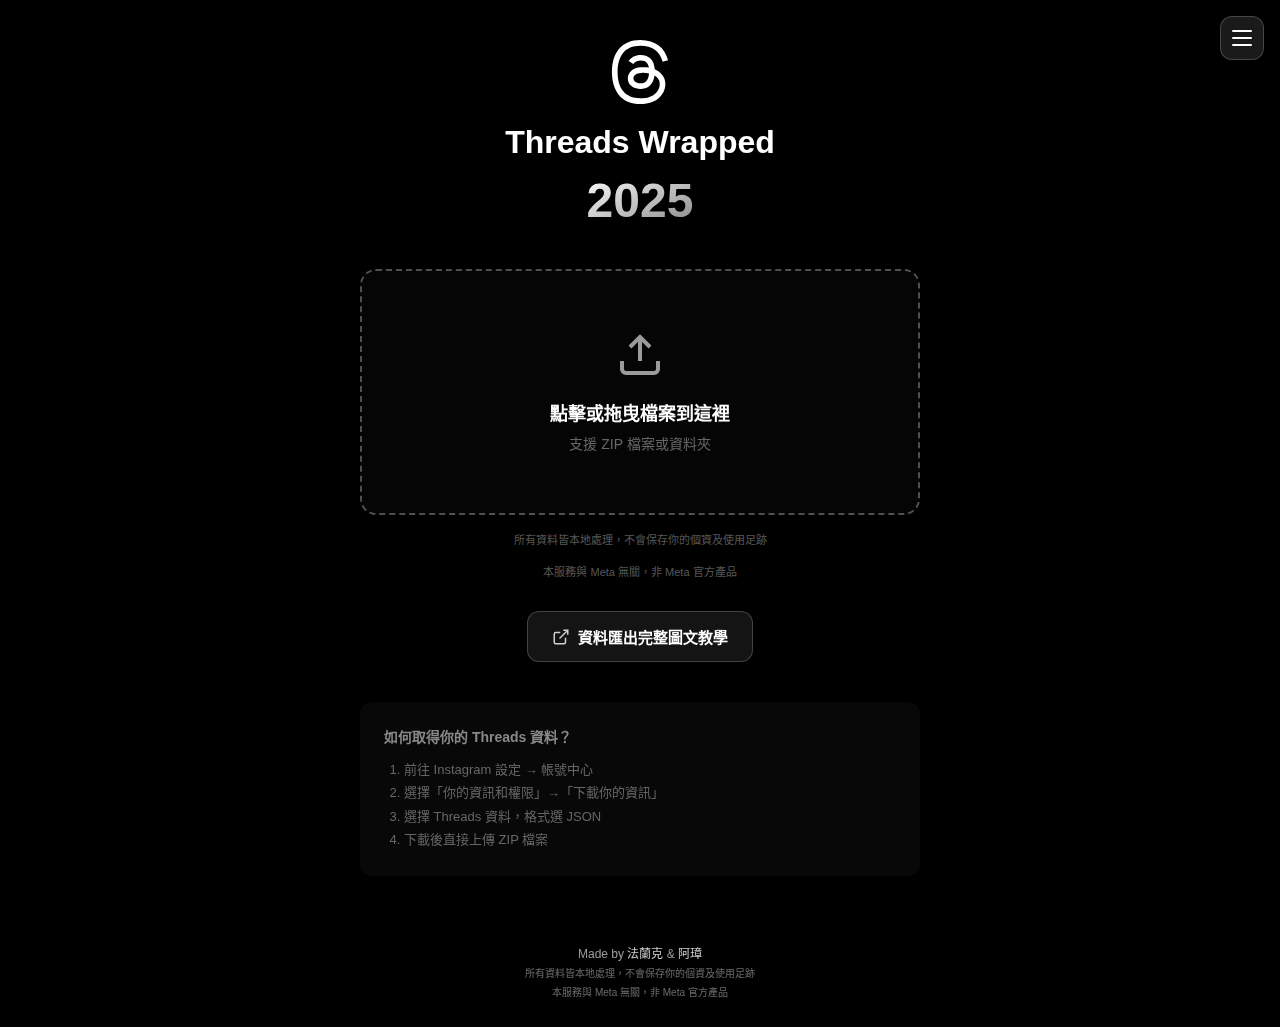
<file: index.html>
<!DOCTYPE html>
<html lang="zh-TW">

<head>
  <meta charset="UTF-8">
  <meta name="viewport" content="width=device-width, initial-scale=1.0">
  <title>Threads Wrapped - 你的 Threads 年度回顧報告 | 年終統計</title>

  <!-- SEO Meta -->
  <meta name="description" content="回顧你的 Threads 年度精彩時刻，查看發文統計、互動數據與個人化年度報告。免費開源工具，100% 本地處理，保護隱私。">
  <meta name="keywords" content="Threads Wrapped, threads wrapped, threads-wrapped, Threads 年終回顧, Threads 年度回顧, Threads Wrapped 2025, Threads 統計分析, Threads 數據分析, 社群媒體年度回顧, Threads analytics, Threads year in review, Threads stats 2025, Meta Threads 回顧, Threads 年度報告, Threads data export, Threads 發文統計">
  <meta name="author" content="法蘭克 & 阿璋">
  <meta name="theme-color" content="#000000">
  <meta name="robots" content="index, follow">
  <link rel="canonical" href="https://threads-wrapped.frankchen.tw/">

  <!-- Favicon -->
  <link rel="icon" type="image/svg+xml" href="images/favicon.svg">
  <link rel="icon" type="image/png" sizes="32x32" href="images/threads-logo-white.svg">
  <link rel="apple-touch-icon" href="images/threads-logo-white.svg">

  <meta http-equiv="Content-Security-Policy" content="
    default-src 'self';
    script-src 'self' https://unpkg.com blob:;
    worker-src 'self' blob:;
    base-uri 'self';
    style-src 'self' https://fonts.googleapis.com 'unsafe-hashes' 'sha256-B+5oazzinxEHD17c1vDaA2WeZ77PunZlDBxrWsB5hHo=' 'sha256-b8XaKfgUkyaYZtR3V98fY4gZbWr3+FMLkF4OtrRZro4=';
    font-src 'self' https://fonts.gstatic.com;
    img-src 'self' data: https://threads-wrapped.frankchen.tw blob:;
    connect-src 'self' https://unpkg.com;
    form-action 'self';
    upgrade-insecure-requests;
  ">

  <!-- Open Graph -->
  <meta property="og:title" content="Threads Wrapped - 你的 Threads 年度回顧報告">
  <meta property="og:description" content="回顧你的 Threads 年度精彩時刻，查看發文統計、互動數據與個人化年度報告。免費開源工具，100% 本地處理。">
  <meta property="og:type" content="website">
  <meta property="og:url" content="https://threads-wrapped.frankchen.tw/">
  <meta property="og:image" content="https://threads-wrapped.frankchen.tw/images/threads-wrapped_cover.webp">
  <meta property="og:image:width" content="1200">
  <meta property="og:image:height" content="630">
  <meta property="og:image:alt" content="Threads Wrapped - 你的 Threads 年度回顧">
  <meta property="og:locale" content="zh_TW">
  <meta property="og:site_name" content="Threads Wrapped">

  <!-- Twitter Card -->
  <meta name="twitter:card" content="summary_large_image">
  <meta name="twitter:title" content="Threads Wrapped - 你的 Threads 年度回顧報告">
  <meta name="twitter:description" content="回顧你的 Threads 年度精彩時刻，查看發文統計、互動數據與個人化報告">
  <meta name="twitter:image" content="https://threads-wrapped.frankchen.tw/images/threads-wrapped_cover.webp">
  <meta name="twitter:image:alt" content="Threads Wrapped - 你的 Threads 年度回顧">

  <!-- Preconnect for Performance -->
  <link rel="preconnect" href="https://fonts.googleapis.com">
  <link rel="preconnect" href="https://fonts.gstatic.com" crossorigin>
  <link rel="preconnect" href="https://unpkg.com">
  <link rel="dns-prefetch" href="https://fonts.googleapis.com">
  <link rel="dns-prefetch" href="https://unpkg.com">

  <!-- Preload Critical Resources -->
  <link rel="preload" href="css/global.css" as="style">
  <link rel="preload" href="css/upload.css" as="style">
  <link rel="preload" href="images/threads-logo-white.svg" as="image" type="image/svg+xml">

  <!-- JSON-LD Structured Data -->
  <script type="application/ld+json">
  {
    "@context": "https://schema.org",
    "@type": "WebApplication",
    "name": "Threads Wrapped",
    "alternateName": ["Threads 年終回顧", "Threads 年度回顧"],
    "description": "回顧你的 Threads 年度精彩時刻，查看發文統計、互動數據與個人化年度報告。免費開源工具，100% 本地處理，保護隱私。",
    "url": "https://threads-wrapped.frankchen.tw/",
    "applicationCategory": "SocialNetworkingApplication",
    "operatingSystem": "Web Browser",
    "browserRequirements": "Requires JavaScript. Requires HTML5.",
    "softwareVersion": "2025",
    "offers": {
      "@type": "Offer",
      "price": "0",
      "priceCurrency": "TWD"
    },
    "author": {
      "@type": "Organization",
      "name": "法蘭克 & 阿璋",
      "url": "https://www.frankchen.tw/"
    },
    "creator": [
      {
        "@type": "Person",
        "name": "法蘭克",
        "url": "https://www.threads.com/@frankchen.tw"
      },
      {
        "@type": "Person",
        "name": "阿璋",
        "url": "https://www.threads.com/@azlife_1224"
      }
    ],
    "inLanguage": "zh-TW",
    "isAccessibleForFree": true,
    "featureList": [
      "年度發文統計",
      "互動數據分析",
      "熱門關鍵字提取",
      "Emoji 使用統計",
      "連續發文紀錄",
      "粉絲成長趨勢",
      "個人化報告生成"
    ],
    "screenshot": "https://threads-wrapped.frankchen.tw/images/threads-wrapped_cover.webp"
  }
  </script>

  <link href="https://fonts.googleapis.com/css2?family=Inter:wght@400;500;600;700;800&display=swap" rel="stylesheet">
  <link rel="stylesheet" href="css/global.css">
  <link rel="stylesheet" href="css/upload.css">
</head>

<body>
  <!-- 漢堡選單 -->
  <nav class="hamburger-nav" aria-label="主要導航">
    <button class="hamburger-btn" id="hamburger-btn" aria-label="開啟選單" aria-expanded="false" aria-controls="nav-menu">
      <span aria-hidden="true"></span>
      <span aria-hidden="true"></span>
      <span aria-hidden="true"></span>
    </button>
    <div class="nav-menu" id="nav-menu" role="menu" aria-hidden="true">
      <a href="index.html" role="menuitem" aria-current="page">首頁</a>
      <a href="about.html" role="menuitem">關於</a>
      <a href="privacy.html" role="menuitem">隱私政策</a>
      <a href="faq.html" role="menuitem">常見問題</a>
      <a href="https://www.frankchen.tw" target="_blank" rel="noopener" role="menuitem">我的部落格</a>
    </div>
  </nav>

  <!-- 上傳頁面 -->
  <div id="upload-page" class="page active">
    <div class="upload-container">
      <div class="logo-header fade-in">
        <img class="threads-logo" src="images/threads-logo-white.svg" alt="Threads">
        <h1>Threads Wrapped</h1>
        <svg class="year-svg-header" viewBox="0 0 150 60" xmlns="http://www.w3.org/2000/svg">
          <defs>
            <linearGradient id="yearGradientHeader" x1="0%" y1="0%" x2="100%" y2="100%">
              <stop offset="0%" stop-color="#FFFFFF" />
              <stop offset="100%" stop-color="#888888" />
            </linearGradient>
          </defs>
          <text x="50%" y="48" text-anchor="middle" fill="url(#yearGradientHeader)" font-family="Inter, sans-serif"
            font-size="48" font-weight="800">2025</text>
        </svg>
      </div>

      <div id="drop-zone" class="drop-zone fade-in fade-in-delay-1">
        <div class="drop-zone-content">
          <svg class="upload-icon" viewBox="0 0 24 24" fill="none" stroke="currentColor" stroke-width="2">
            <path d="M21 15v4a2 2 0 0 1-2 2H5a2 2 0 0 1-2-2v-4" />
            <polyline points="17 8 12 3 7 8" />
            <line x1="12" y1="3" x2="12" y2="15" />
          </svg>
          <p class="drop-text">點擊或拖曳檔案到這裡</p>
          <p class="drop-subtext">支援 ZIP 檔案或資料夾</p>
        </div>
      </div>

      <input type="file" id="zip-input" accept=".zip,application/zip,application/x-zip-compressed" hidden>
      <input type="file" id="folder-input" webkitdirectory directory multiple hidden>

      <p class="upload-disclaimer">所有資料皆本地處理，不會保存你的個資及使用足跡</p>
      <p class="upload-disclaimer">本服務與 Meta 無關，非 Meta 官方產品</p>

      <!-- 上傳類型選擇彈窗 -->
      <div id="upload-modal" class="upload-modal">
        <div class="upload-modal-content">
          <p class="upload-modal-title">選擇上傳方式</p>
          <button id="modal-btn-zip" class="upload-modal-btn upload-modal-btn-primary">
            <svg viewBox="0 0 24 24" fill="none" stroke="currentColor" stroke-width="2">
              <path d="M21 15v4a2 2 0 0 1-2 2H5a2 2 0 0 1-2-2v-4" />
              <polyline points="17 8 12 3 7 8" />
              <line x1="12" y1="3" x2="12" y2="15" />
            </svg>
            <span>ZIP 檔案</span>
            <span class="upload-modal-desc">上傳下載的壓縮檔</span>
          </button>
          <button id="modal-btn-folder" class="upload-modal-btn">
            <svg viewBox="0 0 24 24" fill="none" stroke="currentColor" stroke-width="2">
              <path d="M22 19a2 2 0 0 1-2 2H4a2 2 0 0 1-2-2V5a2 2 0 0 1 2-2h5l2 3h9a2 2 0 0 1 2 2z" />
            </svg>
            <span>資料夾</span>
            <span class="upload-modal-desc">上傳解壓縮後的資料夾</span>
          </button>
        </div>
      </div>

      <a href="https://www.frankchen.tw/threads-data-export-tutorial/" target="_blank" rel="noopener" class="tutorial-link fade-in fade-in-delay-3">
        <svg viewBox="0 0 24 24" fill="none" stroke="currentColor" stroke-width="2" width="18" height="18">
          <path d="M18 13v6a2 2 0 0 1-2 2H5a2 2 0 0 1-2-2V8a2 2 0 0 1 2-2h6" />
          <polyline points="15 3 21 3 21 9" />
          <line x1="10" y1="14" x2="21" y2="3" />
        </svg>
        資料匯出完整圖文教學
      </a>

      <div class="instructions fade-in fade-in-delay-4">
        <p>如何取得你的 Threads 資料？</p>
        <ol>
          <li>前往 Instagram 設定 → 帳號中心</li>
          <li>選擇「你的資訊和權限」→「下載你的資訊」</li>
          <li>選擇 Threads 資料，格式選 JSON</li>
          <li>下載後直接上傳 ZIP 檔案</li>
        </ol>
      </div>
    </div>
  </div>

  <!-- Loading 頁面 -->
  <div id="loading-page" class="page">
    <div class="loading-container">
      <div class="spinner"></div>
      <p id="loading-text">正在分析你的 Threads 資料...</p>
      <div class="progress-bar">
        <div id="progress-fill" class="progress-fill"></div>
      </div>
    </div>
  </div>

  <footer class="site-footer fade-in fade-in-delay-4">
    <p>Made by <a href="https://www.threads.com/@frankchen.tw" target="_blank" rel="noopener noreferrer">法蘭克</a> & <a
        href="https://www.threads.com/@azlife_1224" target="_blank" rel="noopener noreferrer">阿璋</a></p>
    <p class="disclaimer">所有資料皆本地處理，不會保存你的個資及使用足跡</p>
    <p class="disclaimer">本服務與 Meta 無關，非 Meta 官方產品</p>
  </footer>

  <script type="module" src="js/hamburger-menu.js"></script>
  <script type="module" src="js/upload.js"></script>
</body>

</html>
</file>
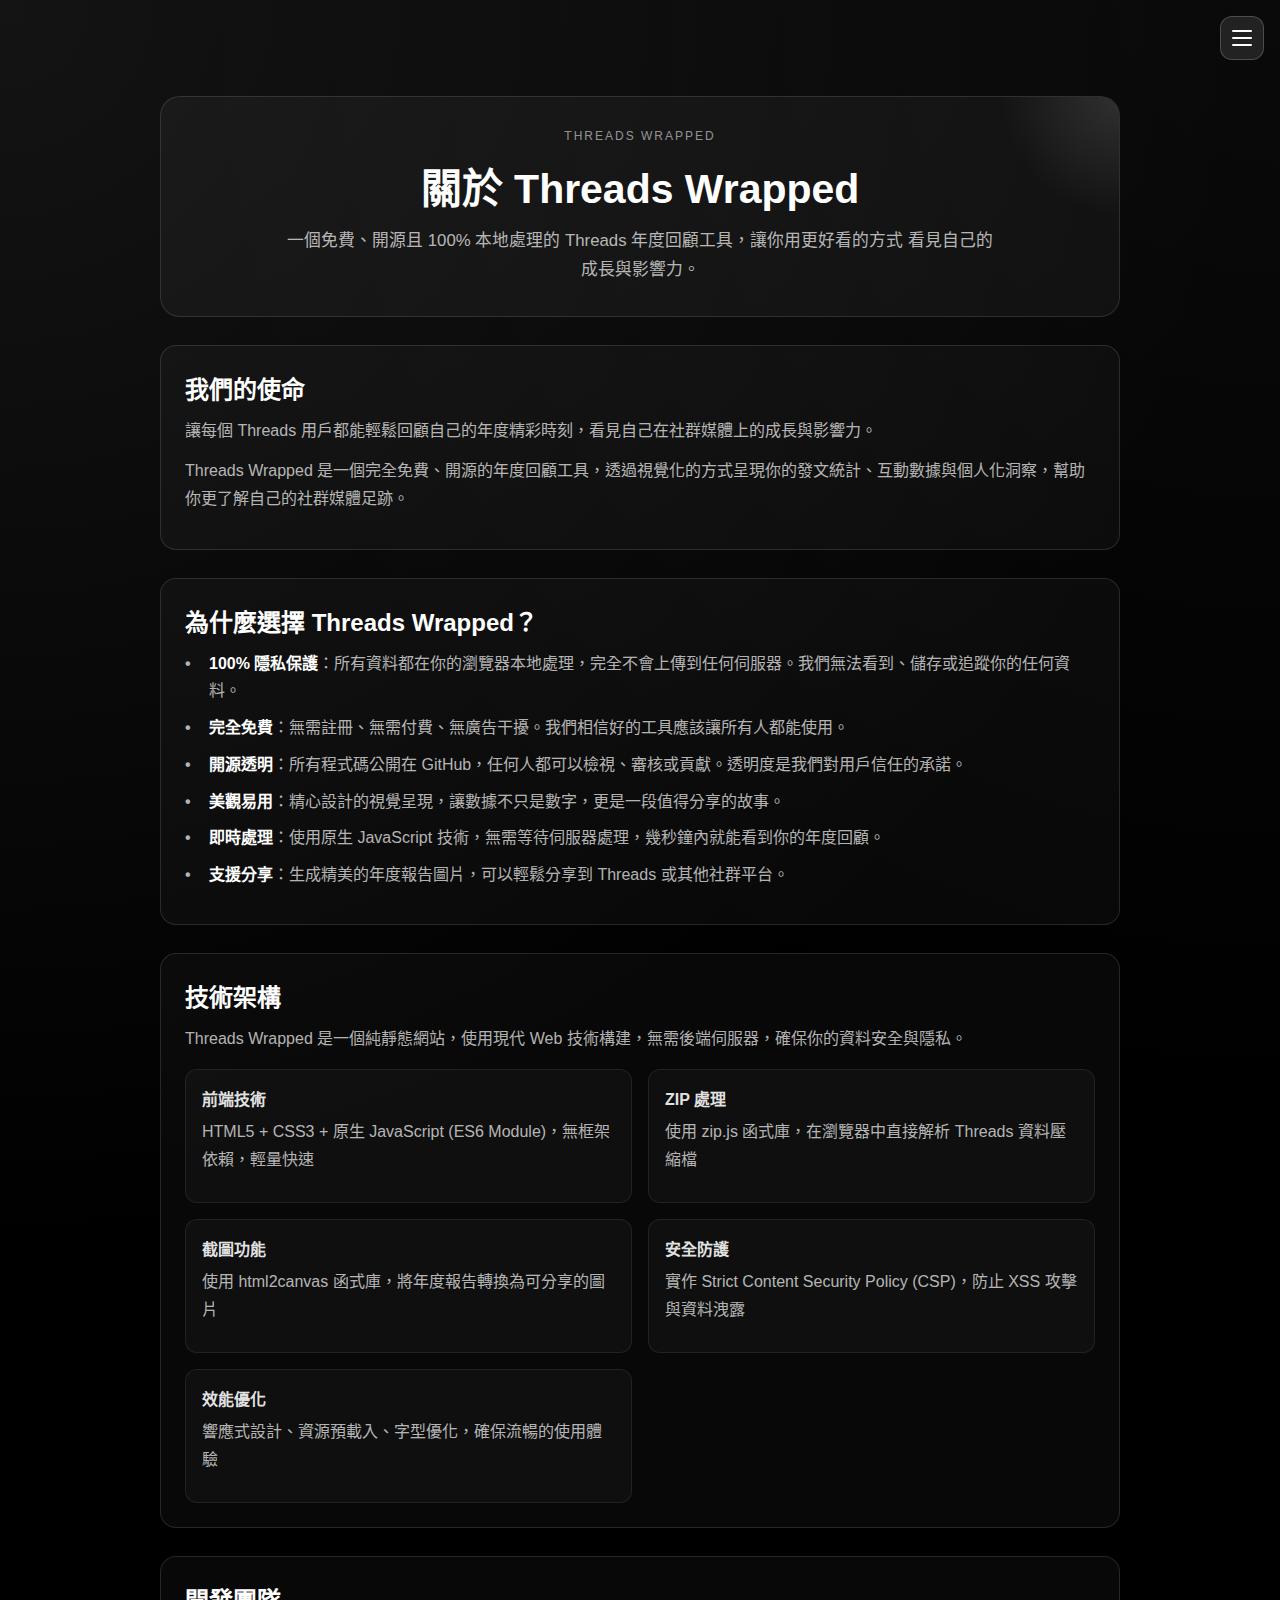
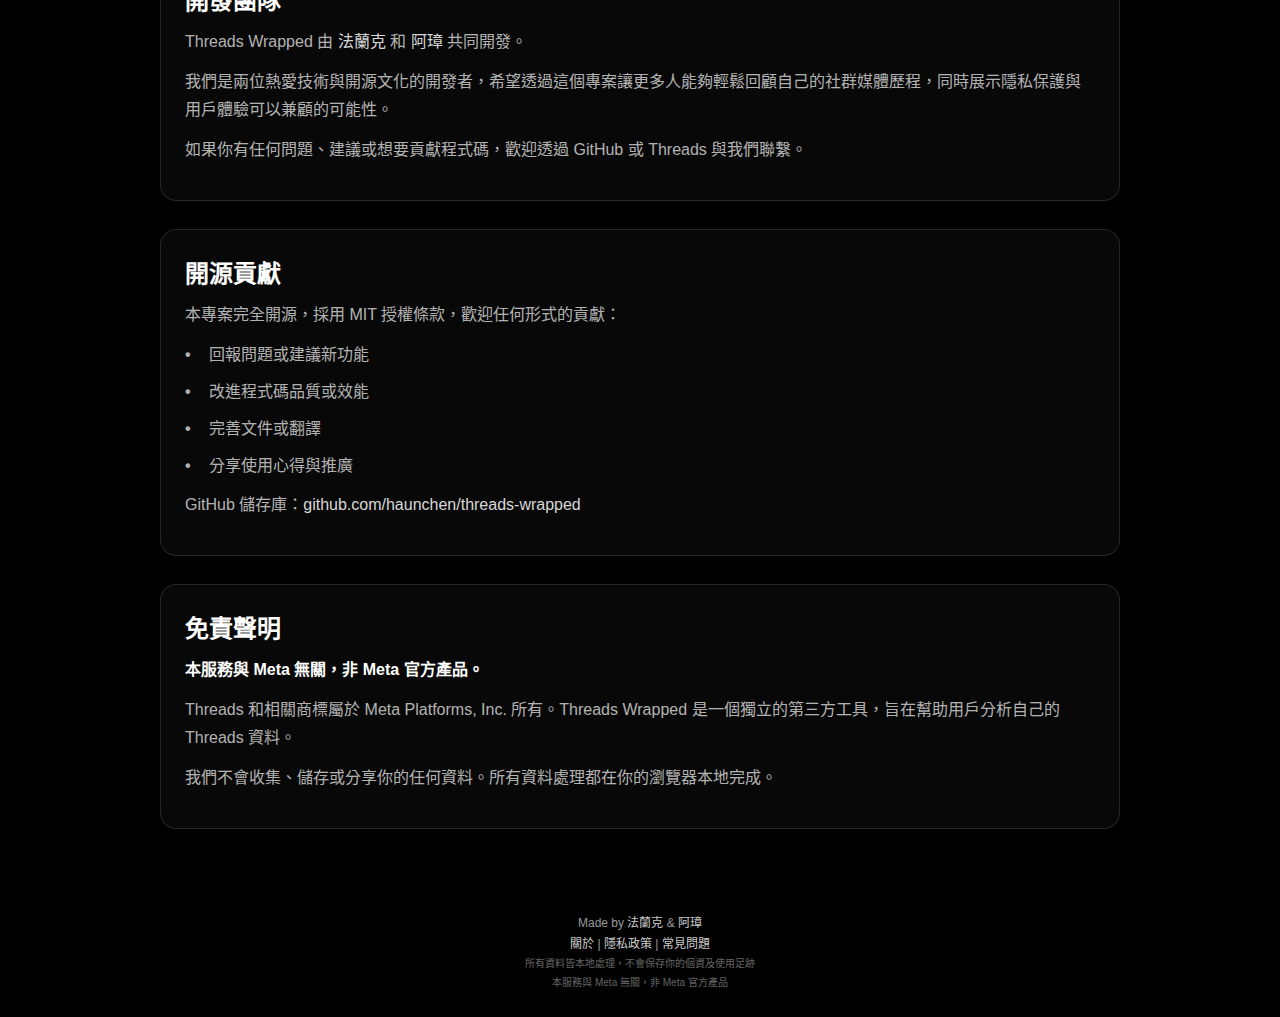
<file: about.html>
<!DOCTYPE html>
<html lang="zh-TW">
  <head>
    <meta charset="UTF-8" />
    <meta name="viewport" content="width=device-width, initial-scale=1.0" />
    <title>關於 Threads Wrapped - 你的 Threads 年度回顧工具</title>

    <!-- SEO Meta -->
    <meta
      name="description"
      content="了解 Threads Wrapped 的使命、技術架構與開發團隊。100% 本地處理，完全免費開源的 Threads 年度回顧工具。"
    />
    <meta name="author" content="法蘭克 & 阿璋" />
    <meta name="robots" content="index, follow" />
    <link
      rel="canonical"
      href="https://threads-wrapped.frankchen.tw/about.html"
    />

    <!-- Favicon -->
    <link rel="icon" type="image/svg+xml" href="images/favicon.svg" />
    <link
      rel="icon"
      type="image/png"
      sizes="32x32"
      href="images/favicon-32.png"
    />
    <link
      rel="apple-touch-icon"
      sizes="180x180"
      href="images/apple-touch-icon.png"
    />

    <!-- Content Security Policy (Strict CSP for about page) -->
    <meta
      http-equiv="Content-Security-Policy"
      content="
    default-src 'self';
    script-src 'self' 'sha256-yVm1BIVfWCW+yX7BNErmLaTk+lpMc+Q6g7GOMD36+Lc=';
    base-uri 'self';
    style-src 'self' https://fonts.googleapis.com;
    font-src 'self' https://fonts.gstatic.com;
    img-src 'self' data:;
    connect-src 'self';
    form-action 'self';
    upgrade-insecure-requests;
  "
    />

    <!-- Open Graph -->
    <meta
      property="og:title"
      content="關於 Threads Wrapped - 你的 Threads 年度回顧工具"
    />
    <meta
      property="og:description"
      content="了解 Threads Wrapped 的使命、技術架構與開發團隊。100% 本地處理，完全免費開源。"
    />
    <meta property="og:type" content="website" />
    <meta
      property="og:url"
      content="https://threads-wrapped.frankchen.tw/about.html"
    />
    <meta
      property="og:image"
      content="https://threads-wrapped.frankchen.tw/images/threads-wrapped_cover.jpg"
    />
    <meta property="og:image:type" content="image/jpeg" />
    <meta property="og:image:width" content="1200" />
    <meta property="og:image:height" content="630" />
    <meta property="og:image:alt" content="關於 Threads Wrapped" />
    <meta
      property="og:image"
      content="https://threads-wrapped.frankchen.tw/images/threads-wrapped_cover.webp"
    />
    <meta property="og:image:type" content="image/webp" />
    <meta property="og:locale" content="zh_TW" />
    <meta property="og:site_name" content="Threads Wrapped" />

    <!-- Twitter Card -->
    <meta name="twitter:card" content="summary_large_image" />
    <meta
      name="twitter:title"
      content="關於 Threads Wrapped - 你的 Threads 年度回顧工具"
    />
    <meta
      name="twitter:description"
      content="了解 Threads Wrapped 的使命、技術架構與開發團隊"
    />
    <meta
      name="twitter:image"
      content="https://threads-wrapped.frankchen.tw/images/threads-wrapped_cover.jpg"
    />
    <meta name="twitter:image:alt" content="關於 Threads Wrapped" />

    <!-- Preconnect for Performance -->
    <link rel="preconnect" href="https://fonts.googleapis.com" />
    <link rel="preconnect" href="https://fonts.gstatic.com" crossorigin />

    <link
      href="https://fonts.googleapis.com/css2?family=Inter:wght@400;500;600;700;800&display=swap"
      rel="stylesheet"
    />

    <!-- JSON-LD Structured Data (@graph for multiple schemas) -->
    <script type="application/ld+json">
      {
        "@context": "https://schema.org",
        "@graph": [
          {
            "@type": "BreadcrumbList",
            "itemListElement": [
              {
                "@type": "ListItem",
                "position": 1,
                "name": "首頁",
                "item": "https://threads-wrapped.frankchen.tw/"
              },
              {
                "@type": "ListItem",
                "position": 2,
                "name": "關於",
                "item": "https://threads-wrapped.frankchen.tw/about.html"
              }
            ]
          },
          {
            "@type": "AboutPage",
            "name": "關於 Threads Wrapped",
            "description": "了解 Threads Wrapped 的使命、技術架構與開發團隊",
            "url": "https://threads-wrapped.frankchen.tw/about.html",
            "inLanguage": "zh-TW",
            "mainEntity": {
              "@type": "WebApplication",
              "name": "Threads Wrapped",
              "url": "https://threads-wrapped.frankchen.tw/"
            }
          }
        ]
      }
    </script>

    <link rel="stylesheet" href="css/global.css" />
    <link rel="stylesheet" href="css/content.css" />
    <link rel="stylesheet" href="css/about.css" />
  </head>

  <body>
    <!-- 漢堡選單 -->
    <nav class="hamburger-nav" aria-label="主要導航">
      <button
        class="hamburger-btn"
        id="hamburger-btn"
        aria-label="開啟選單"
        aria-expanded="false"
        aria-controls="nav-menu"
      >
        <span aria-hidden="true"></span>
        <span aria-hidden="true"></span>
        <span aria-hidden="true"></span>
      </button>
      <div class="nav-menu" id="nav-menu" role="menu" aria-hidden="true">
        <a href="index.html" role="menuitem">首頁</a>
        <a href="about.html" role="menuitem" aria-current="page">關於</a>
        <a href="privacy.html" role="menuitem">隱私政策</a>
        <a href="faq.html" role="menuitem">常見問題</a>
        <a
          href="https://www.frankchen.tw"
          target="_blank"
          rel="noopener"
          role="menuitem"
          >我的部落格</a
        >
      </div>
    </nav>

    <main class="content-page about-page" role="main" aria-label="關於頁面">
      <div class="content-shell">
        <header class="content-hero">
          <div class="content-eyebrow">Threads Wrapped</div>
          <h1>關於 Threads Wrapped</h1>
          <p>
            一個免費、開源且 100% 本地處理的 Threads 年度回顧工具，讓你用更好看的方式
            看見自己的成長與影響力。
          </p>
        </header>

        <section class="content-section" aria-labelledby="mission">
          <h2 id="mission">我們的使命</h2>
          <p>
            讓每個 Threads
            用戶都能輕鬆回顧自己的年度精彩時刻，看見自己在社群媒體上的成長與影響力。
          </p>
          <p>
            Threads Wrapped
            是一個完全免費、開源的年度回顧工具，透過視覺化的方式呈現你的發文統計、互動數據與個人化洞察，幫助你更了解自己的社群媒體足跡。
          </p>
        </section>

        <section class="content-section" aria-labelledby="features">
          <h2 id="features">為什麼選擇 Threads Wrapped？</h2>
          <ul>
            <li>
              <strong>100% 隱私保護</strong
              >：所有資料都在你的瀏覽器本地處理，完全不會上傳到任何伺服器。我們無法看到、儲存或追蹤你的任何資料。
            </li>
            <li>
              <strong>完全免費</strong
              >：無需註冊、無需付費、無廣告干擾。我們相信好的工具應該讓所有人都能使用。
            </li>
            <li>
              <strong>開源透明</strong>：所有程式碼公開在
              GitHub，任何人都可以檢視、審核或貢獻。透明度是我們對用戶信任的承諾。
            </li>
            <li>
              <strong>美觀易用</strong
              >：精心設計的視覺呈現，讓數據不只是數字，更是一段值得分享的故事。
            </li>
            <li>
              <strong>即時處理</strong>：使用原生 JavaScript
              技術，無需等待伺服器處理，幾秒鐘內就能看到你的年度回顧。
            </li>
            <li>
              <strong>支援分享</strong>：生成精美的年度報告圖片，可以輕鬆分享到
              Threads 或其他社群平台。
            </li>
          </ul>
        </section>

        <section class="content-section" aria-labelledby="tech">
          <h2 id="tech">技術架構</h2>
          <p>
            Threads Wrapped 是一個純靜態網站，使用現代 Web
            技術構建，無需後端伺服器，確保你的資料安全與隱私。
          </p>

          <div class="tech-stack">
            <div class="tech-item">
              <strong>前端技術</strong>
              <p>
                HTML5 + CSS3 + 原生 JavaScript (ES6
                Module)，無框架依賴，輕量快速
              </p>
            </div>

            <div class="tech-item">
              <strong>ZIP 處理</strong>
              <p>使用 zip.js 函式庫，在瀏覽器中直接解析 Threads 資料壓縮檔</p>
            </div>

            <div class="tech-item">
              <strong>截圖功能</strong>
              <p>使用 html2canvas 函式庫，將年度報告轉換為可分享的圖片</p>
            </div>

            <div class="tech-item">
              <strong>安全防護</strong>
              <p>
                實作 Strict Content Security Policy (CSP)，防止 XSS
                攻擊與資料洩露
              </p>
            </div>

            <div class="tech-item">
              <strong>效能優化</strong>
              <p>響應式設計、資源預載入、字型優化，確保流暢的使用體驗</p>
            </div>
          </div>
        </section>

        <section class="content-section" aria-labelledby="team">
          <h2 id="team">開發團隊</h2>
          <p>
            Threads Wrapped 由
            <a
              href="https://www.threads.com/@frankchen.tw"
              target="_blank"
              rel="noopener"
              >法蘭克</a
            >
            和
            <a
              href="https://www.threads.com/@azlife_1224"
              target="_blank"
              rel="noopener"
              >阿璋</a
            >
            共同開發。
          </p>
          <p>
            我們是兩位熱愛技術與開源文化的開發者，希望透過這個專案讓更多人能夠輕鬆回顧自己的社群媒體歷程，同時展示隱私保護與用戶體驗可以兼顧的可能性。
          </p>
          <p>
            如果你有任何問題、建議或想要貢獻程式碼，歡迎透過 GitHub 或 Threads
            與我們聯繫。
          </p>
        </section>

        <section class="content-section" aria-labelledby="opensource">
          <h2 id="opensource">開源貢獻</h2>
          <p>本專案完全開源，採用 MIT 授權條款，歡迎任何形式的貢獻：</p>
          <ul>
            <li>回報問題或建議新功能</li>
            <li>改進程式碼品質或效能</li>
            <li>完善文件或翻譯</li>
            <li>分享使用心得與推廣</li>
          </ul>
          <p>
            GitHub 儲存庫：<a
              href="https://github.com/haunchen/threads-wrapped"
              target="_blank"
              rel="noopener"
              >github.com/haunchen/threads-wrapped</a
            >
          </p>
        </section>

        <section class="content-section" aria-labelledby="disclaimer">
          <h2 id="disclaimer">免責聲明</h2>
          <p><strong>本服務與 Meta 無關，非 Meta 官方產品。</strong></p>
          <p>
            Threads 和相關商標屬於 Meta Platforms, Inc. 所有。Threads Wrapped
            是一個獨立的第三方工具，旨在幫助用戶分析自己的 Threads 資料。
          </p>
          <p>
            我們不會收集、儲存或分享你的任何資料。所有資料處理都在你的瀏覽器本地完成。
          </p>
        </section>
      </div>
    </main>

    <footer class="site-footer" role="contentinfo">
      <p>
        Made by
        <a
          href="https://www.threads.com/@frankchen.tw"
          target="_blank"
          rel="noopener noreferrer"
          >法蘭克</a
        >
        &
        <a
          href="https://www.threads.com/@azlife_1224"
          target="_blank"
          rel="noopener noreferrer"
          >阿璋</a
        >
      </p>

      <nav aria-label="頁尾導航">
        <a href="about.html" aria-current="page">關於</a> |
        <a href="privacy.html">隱私政策</a> |
        <a href="faq.html">常見問題</a>
      </nav>

      <p class="disclaimer">所有資料皆本地處理，不會保存你的個資及使用足跡</p>
      <p class="disclaimer">本服務與 Meta 無關，非 Meta 官方產品</p>
    </footer>

    <script type="module" src="js/hamburger-menu.js"></script>
  </body>
</html>
</file>
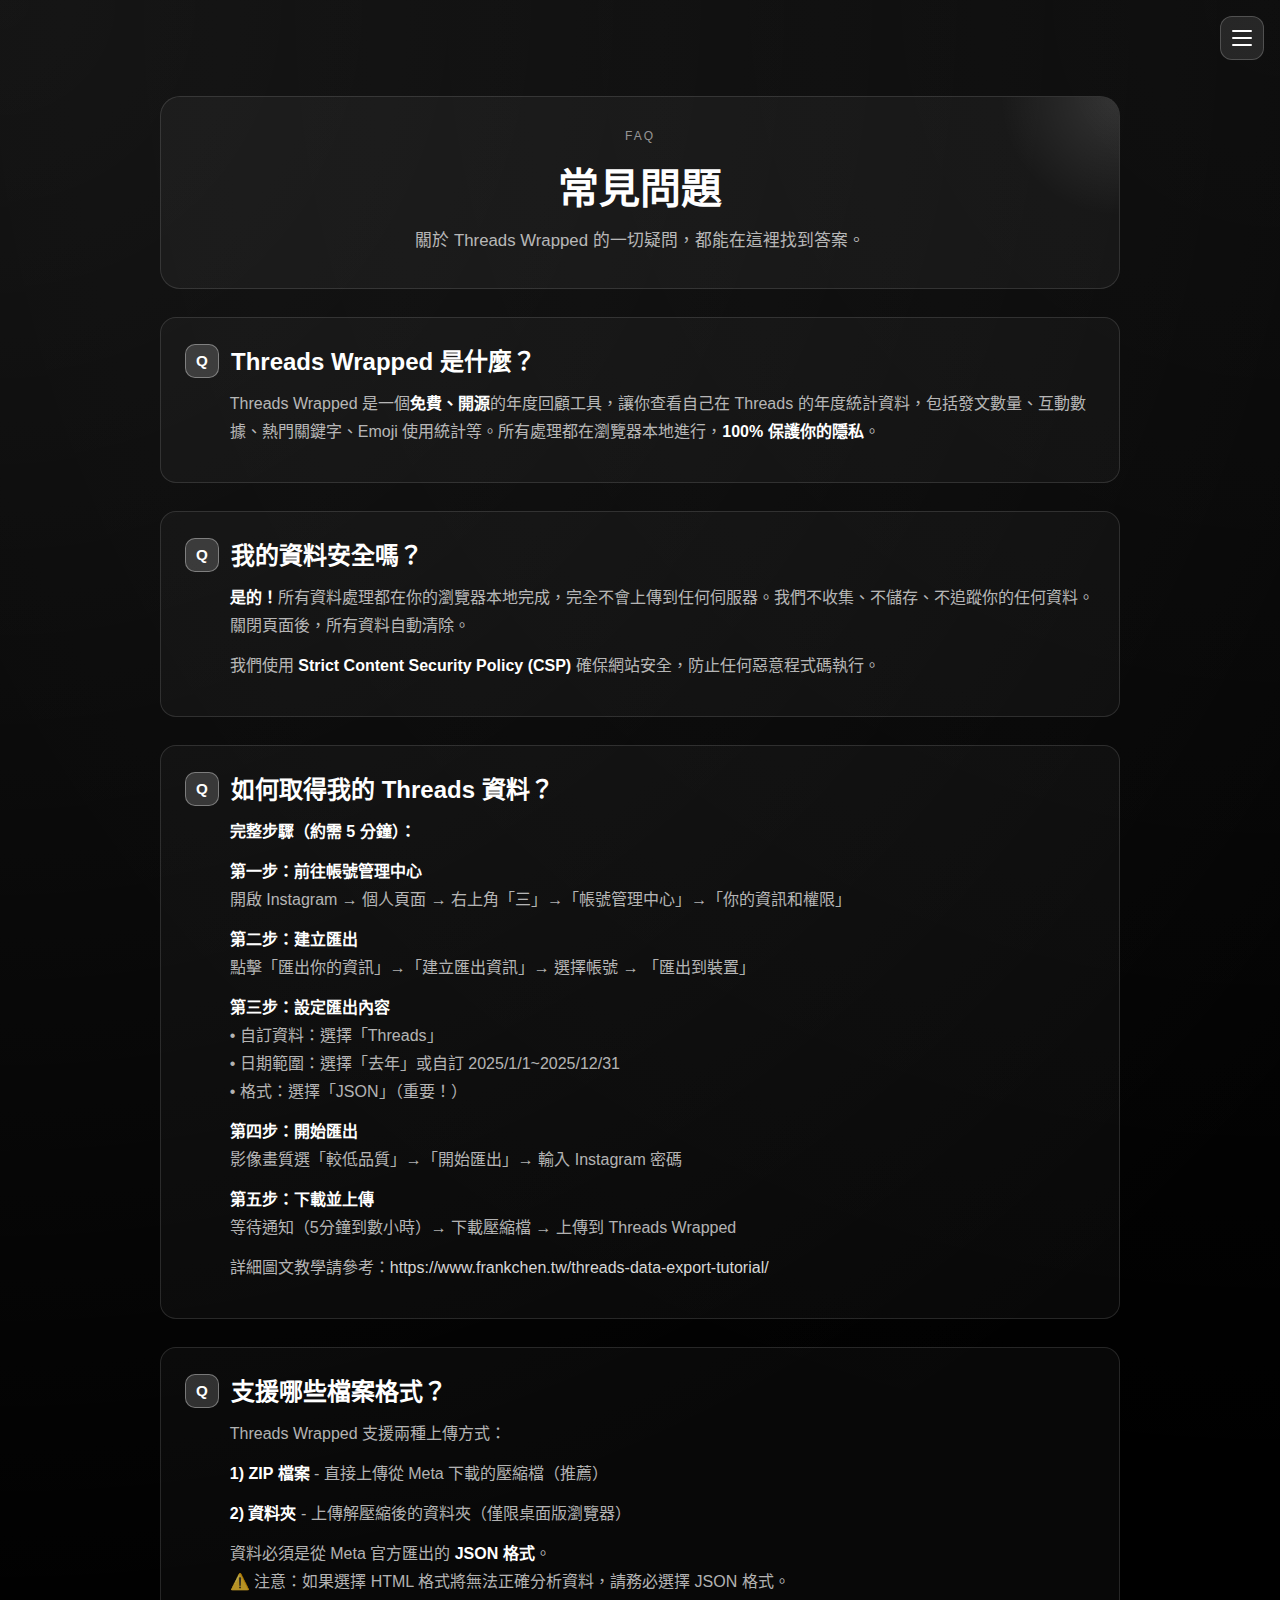
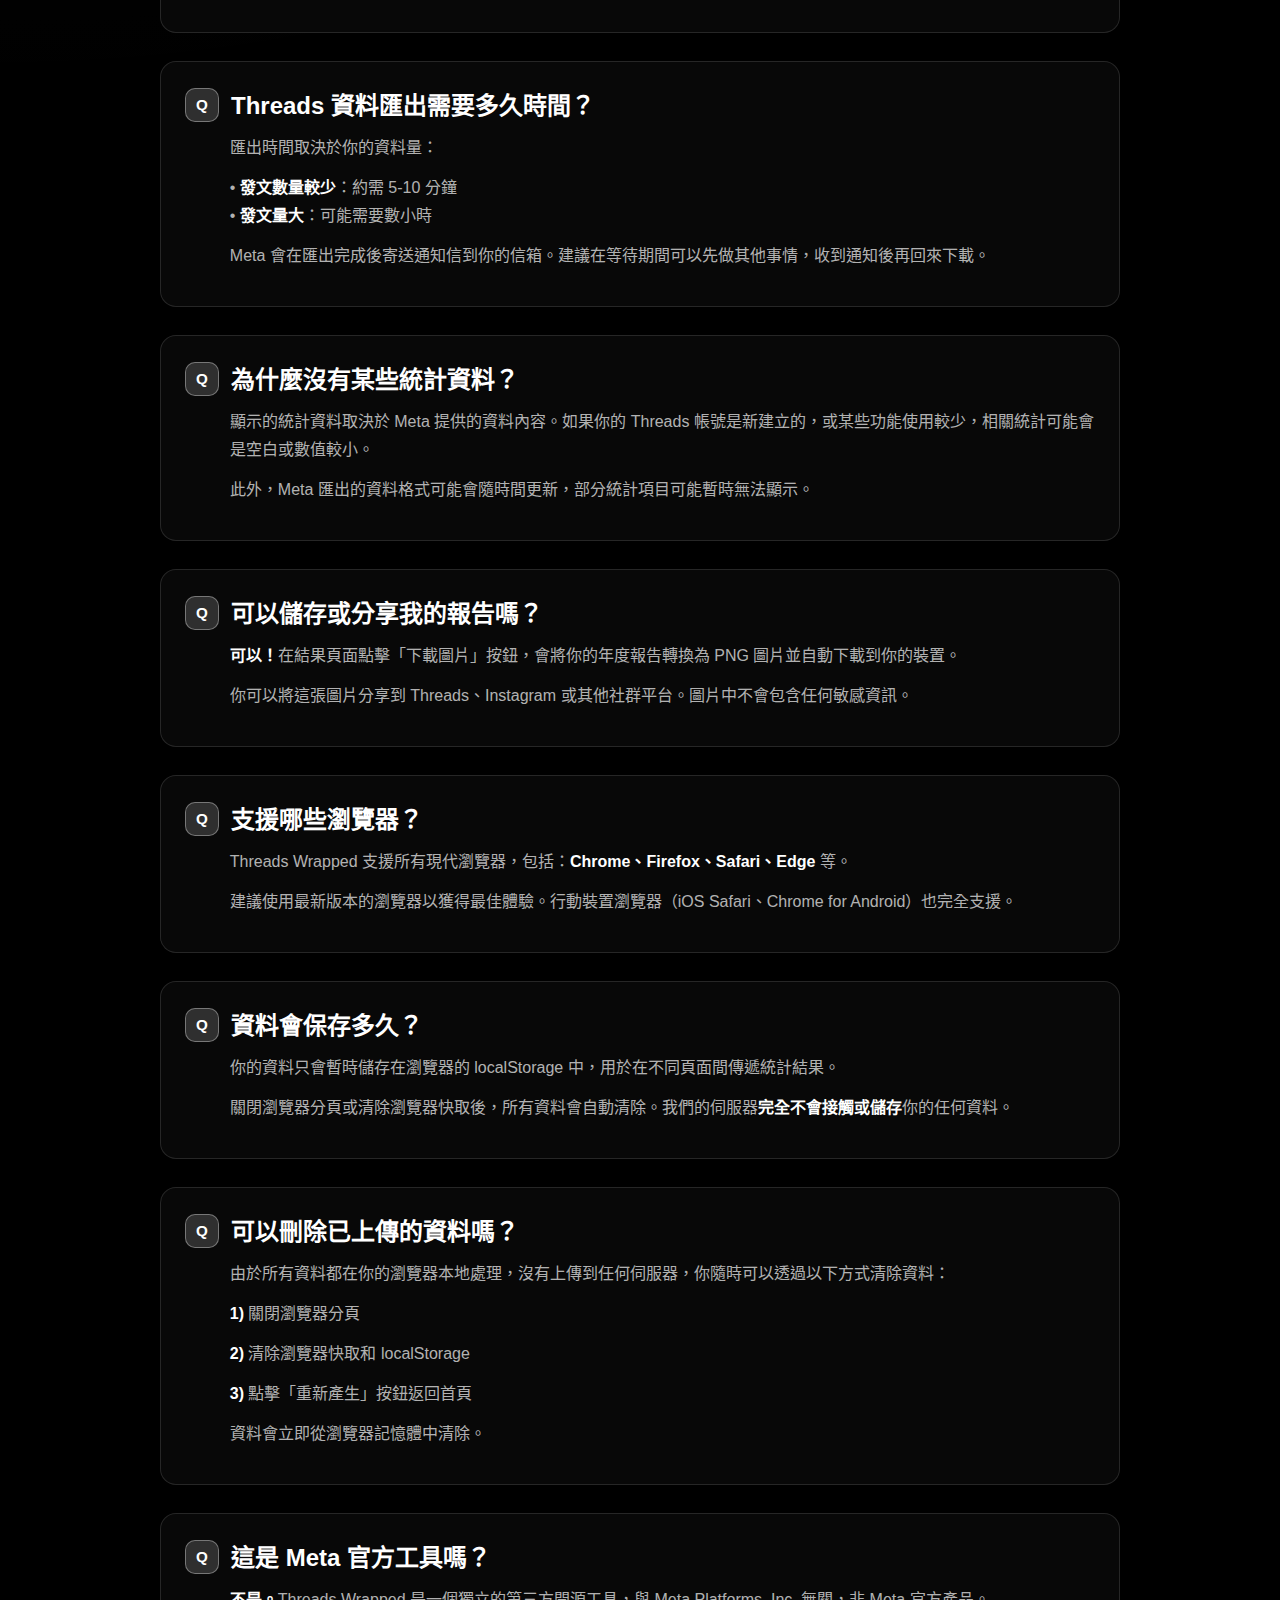
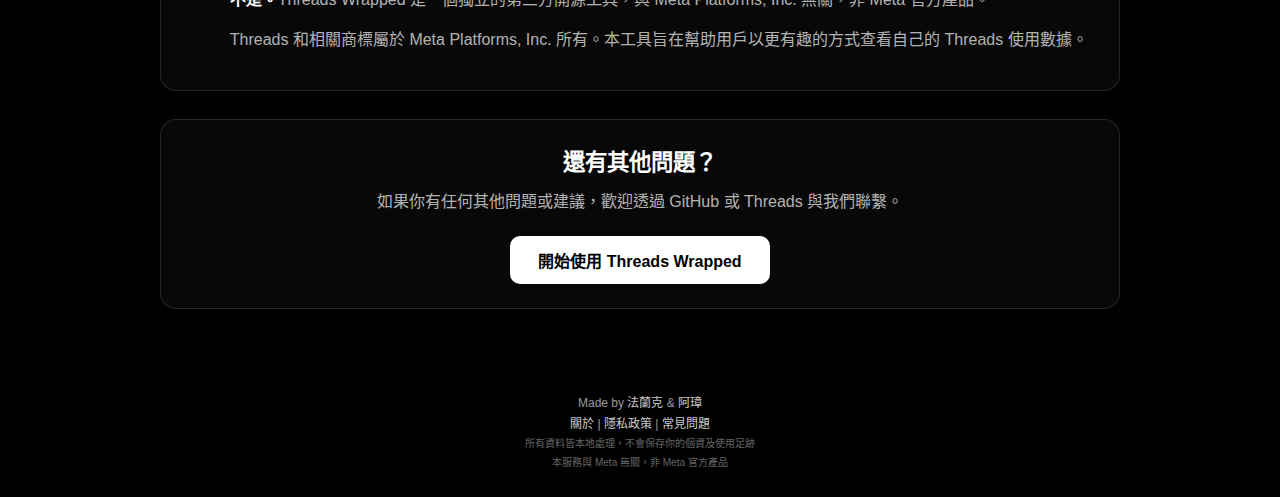
<file: faq.html>
<!DOCTYPE html>
<html lang="zh-TW">
  <head>
    <meta charset="UTF-8" />
    <meta name="viewport" content="width=device-width, initial-scale=1.0" />
    <title>常見問題 (FAQ) - Threads Wrapped 使用指南</title>

    <!-- SEO Meta -->
    <meta
      name="description"
      content="Threads Wrapped 常見問題解答：資料安全、使用方式、功能說明、隱私保護等完整指南。"
    />
    <meta name="author" content="法蘭克 & 阿璋" />
    <meta name="theme-color" content="#000000" />
    <meta name="robots" content="index, follow" />
    <link
      rel="canonical"
      href="https://threads-wrapped.frankchen.tw/faq.html"
    />

    <!-- Favicon -->
    <link rel="icon" type="image/svg+xml" href="images/favicon.svg" />

    <!-- Content Security Policy (Strict CSP for FAQ page) -->
    <meta
      http-equiv="Content-Security-Policy"
      content="
    default-src 'self';
    script-src 'self' blob: 'sha256-j7NwxtUvujtcBlLI3V4bBAZYFIKZFwW4t3iFptQfWsc=';
    worker-src 'self' blob:;
    style-src 'self' https://fonts.googleapis.com;
    font-src 'self' https://fonts.gstatic.com;
    img-src 'self' data: blob:;
    connect-src 'self';
    base-uri 'self';
    form-action 'self';
    upgrade-insecure-requests;
  "
    />

    <!-- Open Graph -->
    <meta
      property="og:title"
      content="常見問題 (FAQ) - Threads Wrapped 使用指南"
    />
    <meta
      property="og:description"
      content="Threads Wrapped 常見問題解答：資料安全、使用方式、功能說明、隱私保護等完整指南"
    />
    <meta property="og:type" content="website" />
    <meta
      property="og:url"
      content="https://threads-wrapped.frankchen.tw/faq.html"
    />
    <meta
      property="og:image"
      content="https://threads-wrapped.frankchen.tw/images/threads-wrapped_cover.webp"
    />
    <meta property="og:image:type" content="image/webp" />
    <meta property="og:image:width" content="1200" />
    <meta property="og:image:height" content="630" />
    <meta property="og:image:alt" content="Threads Wrapped 常見問題" />
    <meta
      property="og:image"
      content="https://threads-wrapped.frankchen.tw/images/threads-wrapped_cover.webp"
    />
    <meta property="og:image:type" content="image/webp" />
    <meta property="og:locale" content="zh_TW" />
    <meta property="og:site_name" content="Threads Wrapped" />

    <!-- Twitter Card -->
    <meta name="twitter:card" content="summary_large_image" />
    <meta
      name="twitter:title"
      content="常見問題 (FAQ) - Threads Wrapped 使用指南"
    />
    <meta
      name="twitter:description"
      content="Threads Wrapped 常見問題解答：資料安全、使用方式、功能說明等完整指南"
    />
    <meta
      name="twitter:image"
      content="https://threads-wrapped.frankchen.tw/images/threads-wrapped_cover.webp"
    />
    <meta name="twitter:image:alt" content="Threads Wrapped 常見問題" />

    <!-- Preconnect for Performance -->
    <link rel="preconnect" href="https://fonts.googleapis.com" />
    <link rel="preconnect" href="https://fonts.gstatic.com" crossorigin />
    <link rel="dns-prefetch" href="https://fonts.googleapis.com" />

    <link
      href="https://fonts.googleapis.com/css2?family=Inter:wght@400;500;600;700;800&display=swap"
      rel="stylesheet"
    />

    <!-- JSON-LD Structured Data (@graph for multiple schemas) -->
    <script type="application/ld+json">
      {
        "@context": "https://schema.org",
        "@graph": [
          {
            "@type": "BreadcrumbList",
            "itemListElement": [
              {
                "@type": "ListItem",
                "position": 1,
                "name": "首頁",
                "item": "https://threads-wrapped.frankchen.tw/"
              },
              {
                "@type": "ListItem",
                "position": 2,
                "name": "常見問題",
                "item": "https://threads-wrapped.frankchen.tw/faq.html"
              }
            ]
          },
          {
            "@type": "FAQPage",
            "mainEntity": [
          {
            "@type": "Question",
            "name": "Threads Wrapped 是什麼？",
            "acceptedAnswer": {
              "@type": "Answer",
              "text": "Threads Wrapped 是一個免費、開源的年度回顧工具，讓你查看自己在 Threads 的年度統計資料，包括發文數量、互動數據、熱門關鍵字、Emoji 使用統計等。所有處理都在瀏覽器本地進行，100% 保護你的隱私。"
            }
          },
          {
            "@type": "Question",
            "name": "我的資料安全嗎？",
            "acceptedAnswer": {
              "@type": "Answer",
              "text": "是的！所有資料處理都在你的瀏覽器本地完成，完全不會上傳到任何伺服器。我們不收集、不儲存、不追蹤你的任何資料。關閉頁面後，所有資料自動清除。我們使用 Strict Content Security Policy (CSP) 確保網站安全，防止任何惡意程式碼執行。"
            }
          },
          {
            "@type": "Question",
            "name": "如何取得我的 Threads 資料？",
            "acceptedAnswer": {
              "@type": "Answer",
              "text": "完整步驟：1) 開啟 Instagram → 個人頁面 → 右上角「三」→「帳號管理中心」；2) 點擊「你的資訊和權限」→「匯出你的資訊」→「建立匯出資訊」；3) 選擇帳號 → 「匯出到裝置」；4) 自訂資料選「Threads」，日期範圍選「去年」或自訂 2025/1/1~2025/12/31，格式選「JSON」；5) 影像畫質選「較低品質」→「開始匯出」→ 輸入密碼；6) 等待通知（5分鐘到數小時）→ 下載壓縮檔 → 上傳到 Threads Wrapped。詳細圖文教學：https://www.frankchen.tw/threads-data-export-tutorial/"
            }
          },
          {
            "@type": "Question",
            "name": "支援哪些檔案格式？",
            "acceptedAnswer": {
              "@type": "Answer",
              "text": "Threads Wrapped 支援兩種上傳方式：1) ZIP 檔案 - 直接上傳從 Meta 下載的壓縮檔（推薦）；2) 資料夾 - 上傳解壓縮後的資料夾（僅限桌面版瀏覽器）。資料必須是從 Meta 官方匯出的 JSON 格式。注意：如果選擇 HTML 格式將無法正確分析資料，請務必選擇 JSON 格式。"
            }
          },
          {
            "@type": "Question",
            "name": "Threads 資料匯出需要多久時間？",
            "acceptedAnswer": {
              "@type": "Answer",
              "text": "匯出時間取決於你的資料量。一般來說，發文數量較少的帳號約需 5-10 分鐘，發文量大的帳號可能需要數小時。Meta 會在匯出完成後寄送通知信到你的信箱。建議在等待期間可以先做其他事情，收到通知後再回來下載。"
            }
          },
          {
            "@type": "Question",
            "name": "為什麼沒有某些統計資料？",
            "acceptedAnswer": {
              "@type": "Answer",
              "text": "顯示的統計資料取決於 Meta 提供的資料內容。如果你的 Threads 帳號是新建立的，或某些功能使用較少，相關統計可能會是空白或數值較小。此外，Meta 匯出的資料格式可能會隨時間更新，部分統計項目可能暫時無法顯示。"
            }
          },
          {
            "@type": "Question",
            "name": "可以儲存或分享我的報告嗎？",
            "acceptedAnswer": {
              "@type": "Answer",
              "text": "可以！在結果頁面點擊「下載圖片」按鈕，會將你的年度報告轉換為 PNG 圖片並自動下載到你的裝置。你可以將這張圖片分享到 Threads、Instagram 或其他社群平台。圖片中不會包含任何敏感資訊。"
            }
          },
          {
            "@type": "Question",
            "name": "支援哪些瀏覽器？",
            "acceptedAnswer": {
              "@type": "Answer",
              "text": "Threads Wrapped 支援所有現代瀏覽器，包括：Chrome、Firefox、Safari、Edge 等。建議使用最新版本的瀏覽器以獲得最佳體驗。行動裝置瀏覽器（iOS Safari、Chrome for Android）也完全支援。"
            }
          },
          {
            "@type": "Question",
            "name": "資料會保存多久？",
            "acceptedAnswer": {
              "@type": "Answer",
              "text": "你的資料只會暫時儲存在瀏覽器的 localStorage 中，用於在不同頁面間傳遞統計結果。關閉瀏覽器分頁或清除瀏覽器快取後，所有資料會自動清除。我們的伺服器完全不會接觸或儲存你的任何資料。"
            }
          },
          {
            "@type": "Question",
            "name": "可以刪除已上傳的資料嗎？",
            "acceptedAnswer": {
              "@type": "Answer",
              "text": "由於所有資料都在你的瀏覽器本地處理，沒有上傳到任何伺服器，你隨時可以透過以下方式清除資料：1) 關閉瀏覽器分頁；2) 清除瀏覽器快取和 localStorage；3) 點擊「重新產生」按鈕返回首頁。資料會立即從瀏覽器記憶體中清除。"
            }
          },
          {
            "@type": "Question",
            "name": "這是 Meta 官方工具嗎？",
            "acceptedAnswer": {
              "@type": "Answer",
              "text": "不是。Threads Wrapped 是一個獨立的第三方開源工具，與 Meta Platforms, Inc. 無關，非 Meta 官方產品。Threads 和相關商標屬於 Meta Platforms, Inc. 所有。本工具旨在幫助用戶以更有趣的方式查看自己的 Threads 使用數據。"
            }
          }
        ]
          }
        ]
      }
    </script>

    <link rel="stylesheet" href="css/global.css" />
    <link rel="stylesheet" href="css/content.css" />
    <link rel="stylesheet" href="css/faq.css" />
  </head>

  <body>
    <!-- 漢堡選單 -->
    <nav class="hamburger-nav" aria-label="主要導航">
      <button
        class="hamburger-btn"
        id="hamburger-btn"
        aria-label="開啟選單"
        aria-expanded="false"
        aria-controls="nav-menu"
      >
        <span aria-hidden="true"></span>
        <span aria-hidden="true"></span>
        <span aria-hidden="true"></span>
      </button>
      <div class="nav-menu" id="nav-menu" role="menu" aria-hidden="true">
        <a href="index.html" role="menuitem">首頁</a>
        <a href="about.html" role="menuitem">關於</a>
        <a href="privacy.html" role="menuitem">隱私政策</a>
        <a href="faq.html" role="menuitem" aria-current="page">常見問題</a>
        <a
          href="https://www.frankchen.tw"
          target="_blank"
          rel="noopener"
          role="menuitem"
          >我的部落格</a
        >
      </div>
    </nav>

    <main class="content-page faq-page" role="main" aria-label="常見問題頁面">
      <div class="content-shell">
        <header class="content-hero">
          <div class="content-eyebrow">FAQ</div>
          <h1>常見問題</h1>
          <p>關於 Threads Wrapped 的一切疑問，都能在這裡找到答案。</p>
        </header>

        <section class="content-section faq-item" aria-labelledby="faq-1">
          <h2 id="faq-1" class="faq-question">Threads Wrapped 是什麼？</h2>
          <div class="faq-answer">
            <p>
              Threads Wrapped
              是一個<strong>免費、開源</strong>的年度回顧工具，讓你查看自己在
              Threads 的年度統計資料，包括發文數量、互動數據、熱門關鍵字、Emoji
              使用統計等。所有處理都在瀏覽器本地進行，<strong
                >100% 保護你的隱私</strong
              >。
            </p>
          </div>
        </section>

        <section class="content-section faq-item" aria-labelledby="faq-2">
          <h2 id="faq-2" class="faq-question">我的資料安全嗎？</h2>
          <div class="faq-answer">
            <p>
              <strong>是的！</strong
              >所有資料處理都在你的瀏覽器本地完成，完全不會上傳到任何伺服器。我們不收集、不儲存、不追蹤你的任何資料。關閉頁面後，所有資料自動清除。
            </p>
            <p>
              我們使用
              <strong>Strict Content Security Policy (CSP)</strong>
              確保網站安全，防止任何惡意程式碼執行。
            </p>
          </div>
        </section>

        <section class="content-section faq-item" aria-labelledby="faq-3">
          <h2 id="faq-3" class="faq-question">如何取得我的 Threads 資料？</h2>
          <div class="faq-answer">
            <p><strong>完整步驟（約需 5 分鐘）：</strong></p>
            <p>
              <strong>第一步：前往帳號管理中心</strong><br />
              開啟 Instagram → 個人頁面 →
              右上角「三」→「帳號管理中心」→「你的資訊和權限」
            </p>

            <p>
              <strong>第二步：建立匯出</strong><br />
              點擊「匯出你的資訊」→「建立匯出資訊」→ 選擇帳號 → 「匯出到裝置」
            </p>

            <p>
              <strong>第三步：設定匯出內容</strong><br />
              • 自訂資料：選擇「Threads」<br />
              • 日期範圍：選擇「去年」或自訂 2025/1/1~2025/12/31<br />
              • 格式：選擇「JSON」（重要！）
            </p>

            <p>
              <strong>第四步：開始匯出</strong><br />
              影像畫質選「較低品質」→「開始匯出」→ 輸入 Instagram 密碼
            </p>

            <p>
              <strong>第五步：下載並上傳</strong><br />
              等待通知（5分鐘到數小時）→ 下載壓縮檔 → 上傳到 Threads Wrapped
            </p>

            <p>
              詳細圖文教學請參考：<a
                href="https://www.frankchen.tw/threads-data-export-tutorial/"
                target="_blank"
                rel="noopener"
                >https://www.frankchen.tw/threads-data-export-tutorial/</a
              >
            </p>
          </div>
        </section>

        <section class="content-section faq-item" aria-labelledby="faq-4">
          <h2 id="faq-4" class="faq-question">支援哪些檔案格式？</h2>
          <div class="faq-answer">
            <p>Threads Wrapped 支援兩種上傳方式：</p>
            <p>
              <strong>1) ZIP 檔案</strong> - 直接上傳從 Meta
              下載的壓縮檔（推薦）
            </p>
            <p>
              <strong>2) 資料夾</strong> -
              上傳解壓縮後的資料夾（僅限桌面版瀏覽器）
            </p>
            <p>
              資料必須是從 Meta 官方匯出的 <strong>JSON 格式</strong>。<br />
              ⚠️ 注意：如果選擇 HTML 格式將無法正確分析資料，請務必選擇 JSON
              格式。
            </p>
          </div>
        </section>

        <section class="content-section faq-item" aria-labelledby="faq-5">
          <h2 id="faq-5" class="faq-question">
            Threads 資料匯出需要多久時間？
          </h2>
          <div class="faq-answer">
            <p>匯出時間取決於你的資料量：</p>
            <p>
              • <strong>發文數量較少</strong>：約需 5-10 分鐘<br />
              • <strong>發文量大</strong>：可能需要數小時
            </p>
            <p>
              Meta
              會在匯出完成後寄送通知信到你的信箱。建議在等待期間可以先做其他事情，收到通知後再回來下載。
            </p>
          </div>
        </section>

        <section class="content-section faq-item" aria-labelledby="faq-6">
          <h2 id="faq-6" class="faq-question">為什麼沒有某些統計資料？</h2>
          <div class="faq-answer">
            <p>
              顯示的統計資料取決於 Meta 提供的資料內容。如果你的 Threads
              帳號是新建立的，或某些功能使用較少，相關統計可能會是空白或數值較小。
            </p>
            <p>
              此外，Meta
              匯出的資料格式可能會隨時間更新，部分統計項目可能暫時無法顯示。
            </p>
          </div>
        </section>

        <section class="content-section faq-item" aria-labelledby="faq-7">
          <h2 id="faq-7" class="faq-question">可以儲存或分享我的報告嗎？</h2>
          <div class="faq-answer">
            <p>
              <strong>可以！</strong
              >在結果頁面點擊「下載圖片」按鈕，會將你的年度報告轉換為 PNG
              圖片並自動下載到你的裝置。
            </p>
            <p>
              你可以將這張圖片分享到 Threads、Instagram
              或其他社群平台。圖片中不會包含任何敏感資訊。
            </p>
          </div>
        </section>

        <section class="content-section faq-item" aria-labelledby="faq-8">
          <h2 id="faq-8" class="faq-question">支援哪些瀏覽器？</h2>
          <div class="faq-answer">
            <p>
              Threads Wrapped 支援所有現代瀏覽器，包括：<strong
                >Chrome、Firefox、Safari、Edge</strong
              >
              等。
            </p>
            <p>
              建議使用最新版本的瀏覽器以獲得最佳體驗。行動裝置瀏覽器（iOS
              Safari、Chrome for Android）也完全支援。
            </p>
          </div>
        </section>

        <section class="content-section faq-item" aria-labelledby="faq-9">
          <h2 id="faq-9" class="faq-question">資料會保存多久？</h2>
          <div class="faq-answer">
            <p>
              你的資料只會暫時儲存在瀏覽器的 localStorage
              中，用於在不同頁面間傳遞統計結果。
            </p>
            <p>
              關閉瀏覽器分頁或清除瀏覽器快取後，所有資料會自動清除。我們的伺服器<strong>完全不會接觸或儲存</strong>你的任何資料。
            </p>
          </div>
        </section>

        <section class="content-section faq-item" aria-labelledby="faq-10">
          <h2 id="faq-10" class="faq-question">可以刪除已上傳的資料嗎？</h2>
          <div class="faq-answer">
            <p>
              由於所有資料都在你的瀏覽器本地處理，沒有上傳到任何伺服器，你隨時可以透過以下方式清除資料：
            </p>
            <p><strong>1)</strong> 關閉瀏覽器分頁</p>
            <p><strong>2)</strong> 清除瀏覽器快取和 localStorage</p>
            <p><strong>3)</strong> 點擊「重新產生」按鈕返回首頁</p>
            <p>資料會立即從瀏覽器記憶體中清除。</p>
          </div>
        </section>

        <section class="content-section faq-item" aria-labelledby="faq-11">
          <h2 id="faq-11" class="faq-question">這是 Meta 官方工具嗎？</h2>
          <div class="faq-answer">
            <p>
              <strong>不是。</strong>Threads Wrapped
              是一個獨立的第三方開源工具，與 Meta Platforms, Inc. 無關，非 Meta
              官方產品。
            </p>
            <p>
              Threads 和相關商標屬於 Meta Platforms, Inc.
              所有。本工具旨在幫助用戶以更有趣的方式查看自己的 Threads
              使用數據。
            </p>
          </div>
        </section>

        <aside class="content-section faq-cta">
          <h2>還有其他問題？</h2>
          <p>
            如果你有任何其他問題或建議，歡迎透過 GitHub 或 Threads 與我們聯繫。
          </p>
          <a href="index.html">開始使用 Threads Wrapped</a>
        </aside>
      </div>
    </main>

    <footer class="site-footer" role="contentinfo">
      <p>
        Made by
        <a
          href="https://www.threads.com/@frankchen.tw"
          target="_blank"
          rel="noopener noreferrer"
          >法蘭克</a
        >
        &
        <a
          href="https://www.threads.com/@azlife_1224"
          target="_blank"
          rel="noopener noreferrer"
          >阿璋</a
        >
      </p>

      <nav aria-label="頁尾導航">
        <a href="about.html">關於</a> | <a href="privacy.html">隱私政策</a> |
        <a href="faq.html" aria-current="page">常見問題</a>
      </nav>

      <p class="disclaimer">所有資料皆本地處理，不會保存你的個資及使用足跡</p>
      <p class="disclaimer">本服務與 Meta 無關，非 Meta 官方產品</p>
    </footer>

    <script type="module" src="js/hamburger-menu.js"></script>
  </body>
</html>
</file>
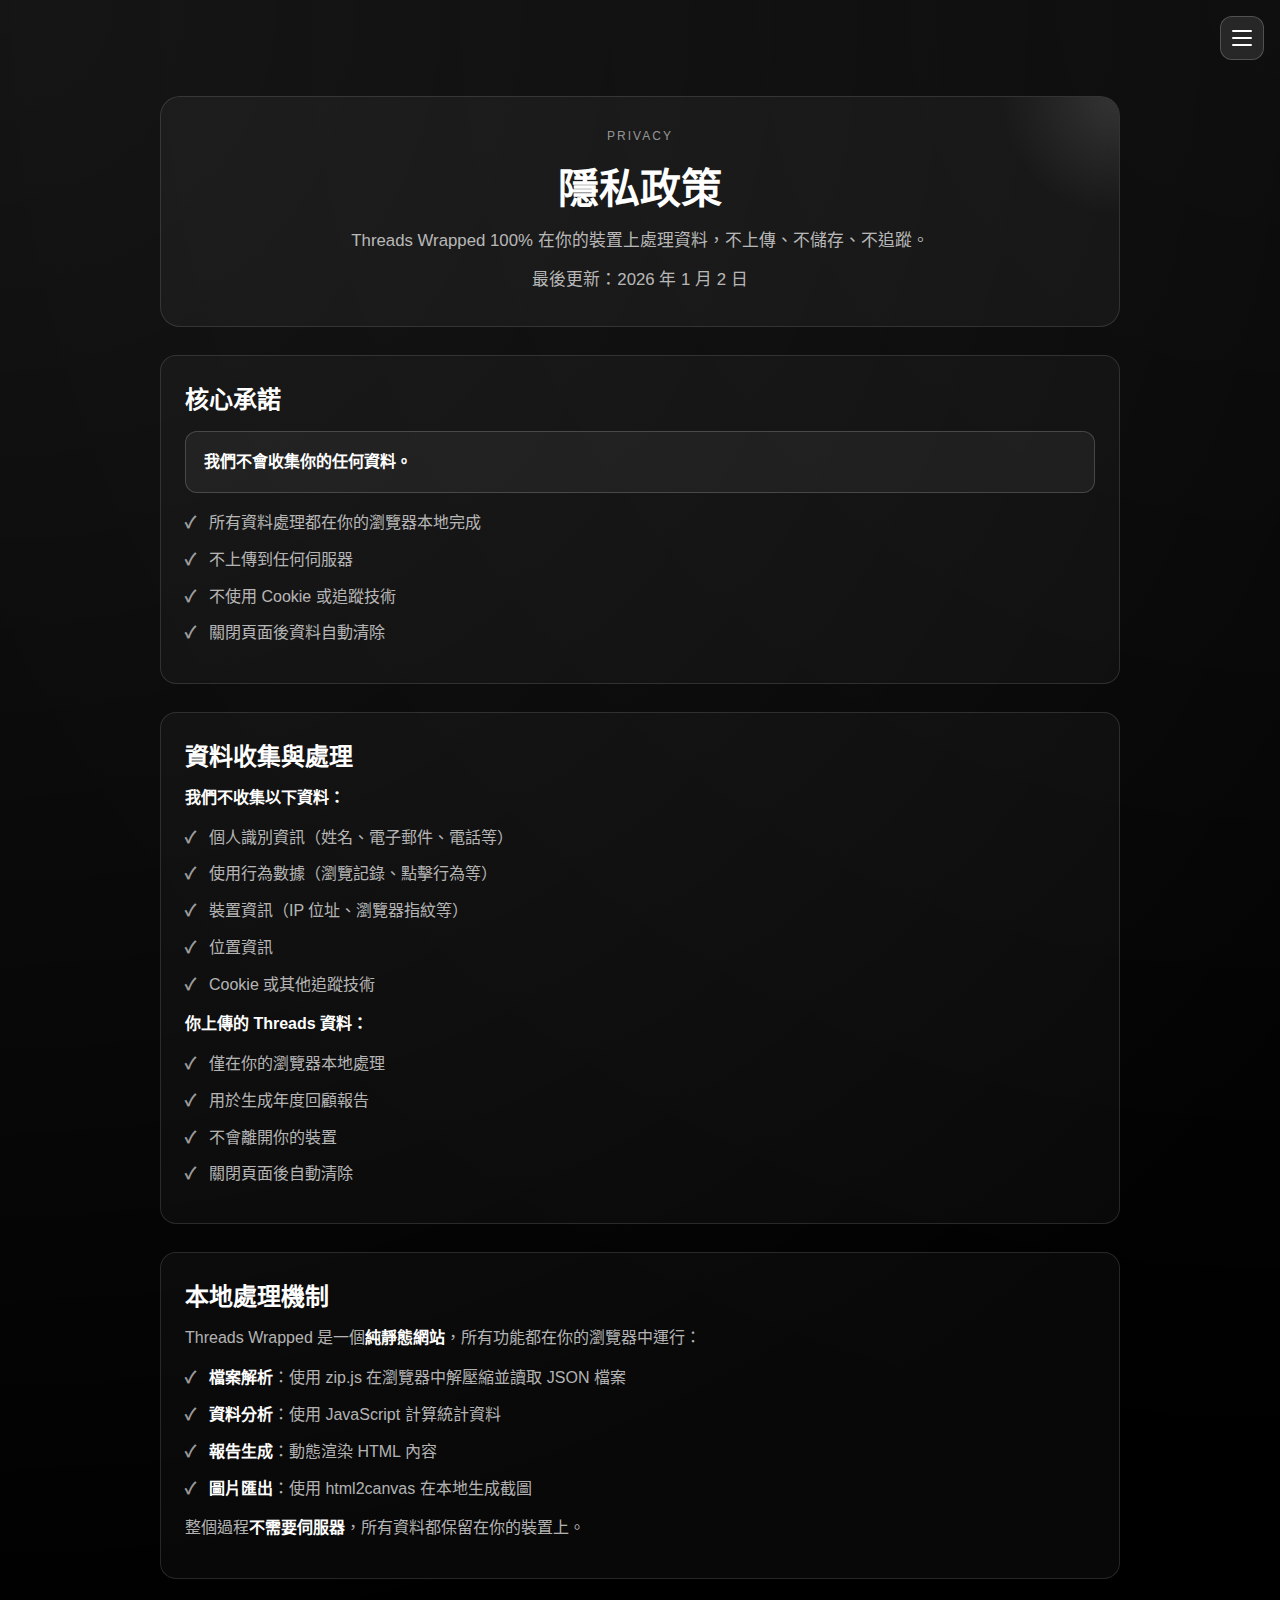
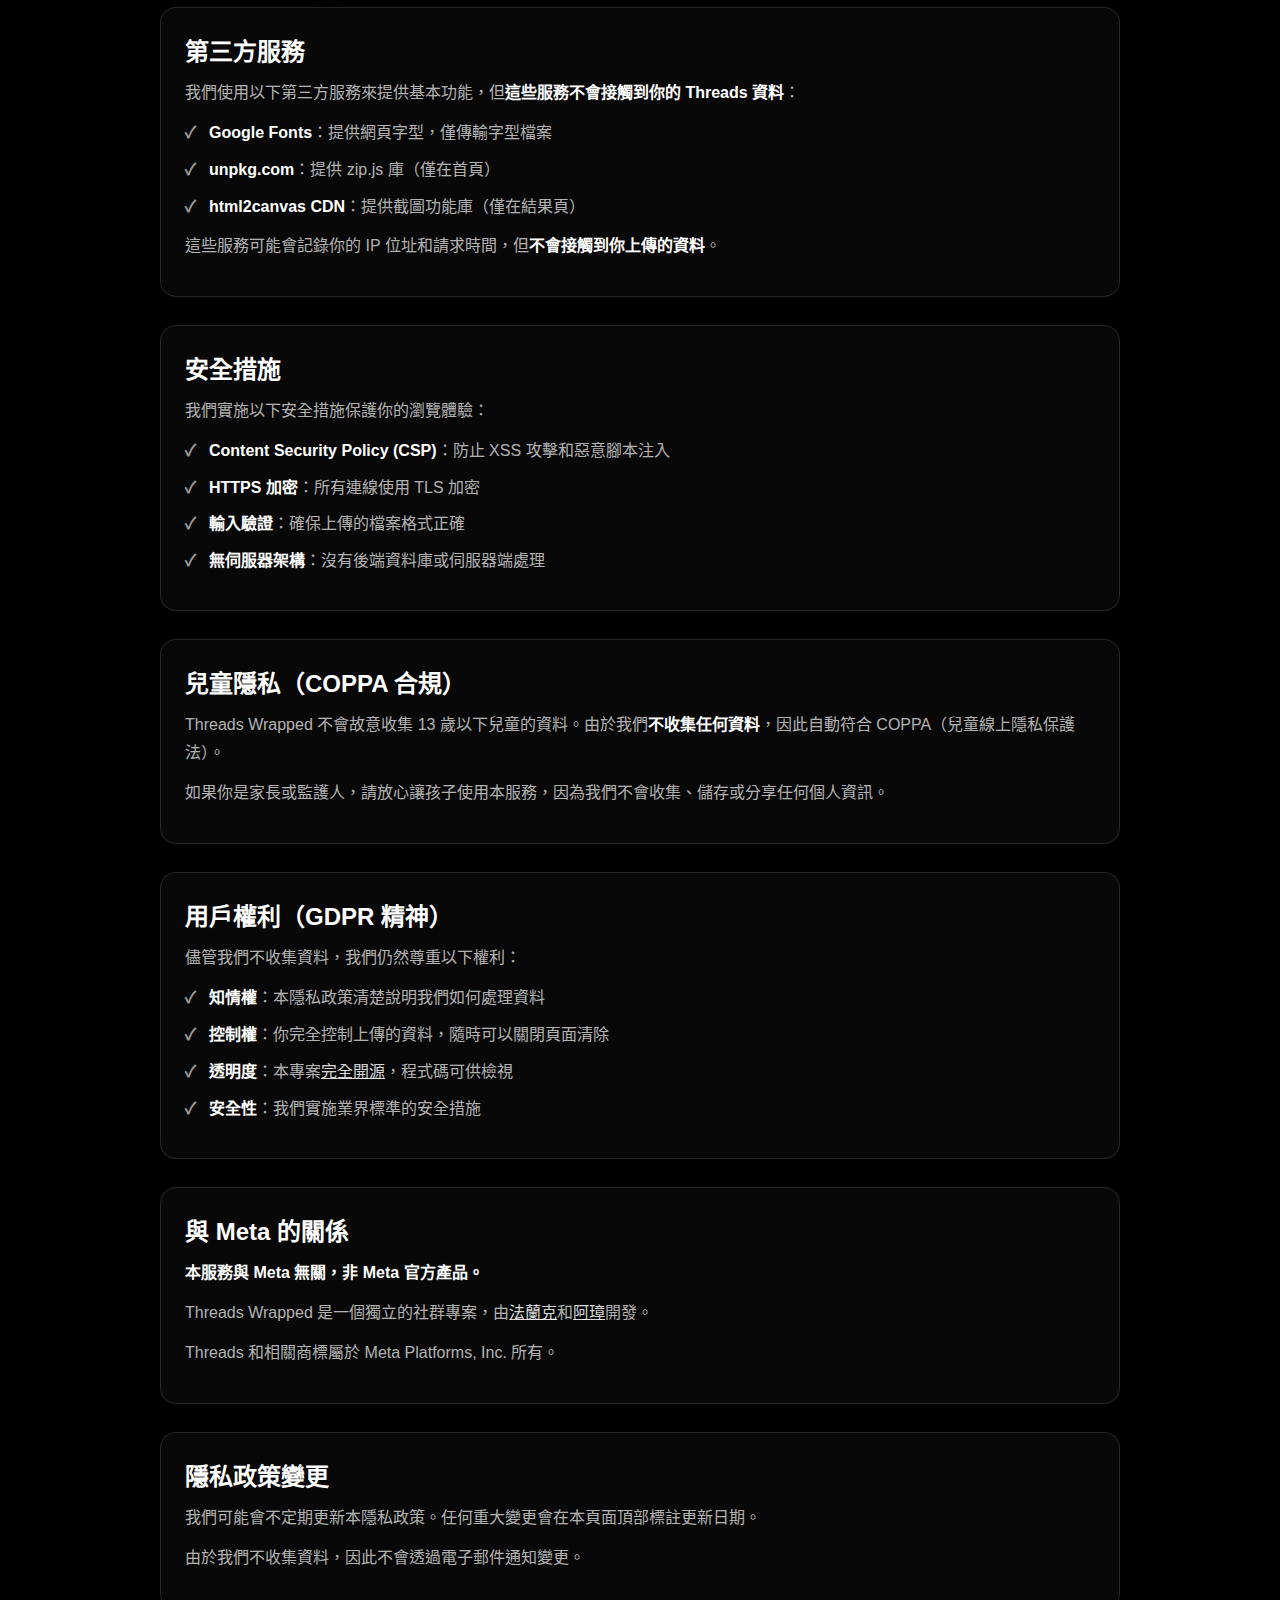
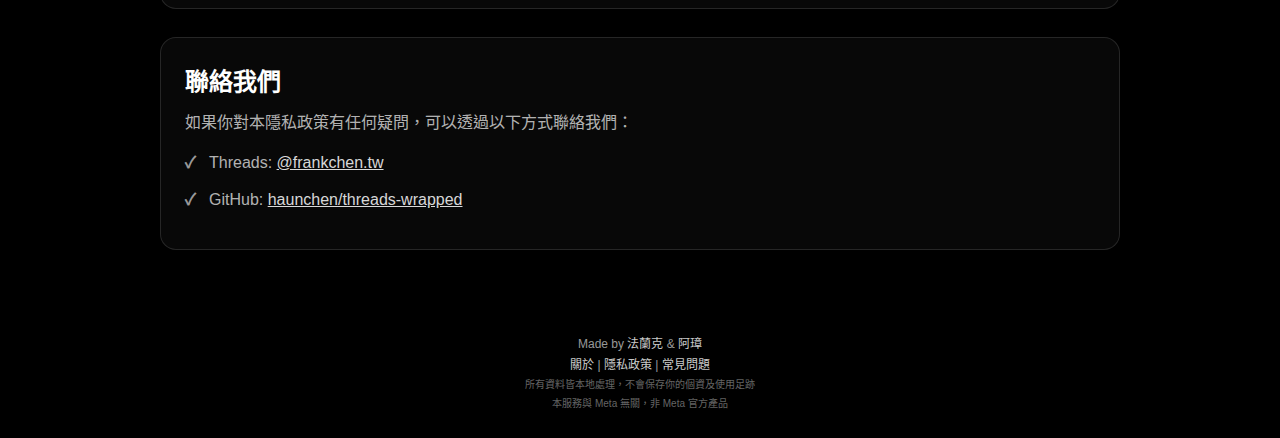
<file: privacy.html>
<!DOCTYPE html>
<html lang="zh-TW">
  <head>
    <meta charset="UTF-8" />
    <meta name="viewport" content="width=device-width, initial-scale=1.0" />
    <title>隱私政策 - Threads Wrapped 如何保護你的資料</title>

    <!-- SEO Meta -->
    <meta
      name="description"
      content="Threads Wrapped 100% 本地處理你的資料，不上傳、不儲存、不追蹤。了解我們的隱私保護措施。"
    />
    <meta name="author" content="法蘭克 & 阿璋" />
    <meta name="theme-color" content="#000000" />
    <meta name="robots" content="index, follow" />
    <link
      rel="canonical"
      href="https://threads-wrapped.frankchen.tw/privacy.html"
    />

    <!-- Favicon -->
    <link rel="icon" type="image/svg+xml" href="images/favicon.svg" />

    <!-- Content Security Policy (Strict CSP) -->
    <meta
      http-equiv="Content-Security-Policy"
      content="
    default-src 'self';
    script-src 'self' blob: 'sha256-ufhcBQqL+Y3xX+4X0bx9cvGXYil3GLTGyN7VR834czE=';
    worker-src 'self' blob:;
    style-src 'self' https://fonts.googleapis.com;
    font-src 'self' https://fonts.gstatic.com;
    img-src 'self' data: blob:;
    connect-src 'self';
    base-uri 'self';
    form-action 'self';
    upgrade-insecure-requests;
  "
    />

    <!-- Open Graph -->
    <meta property="og:title" content="隱私政策 - Threads Wrapped" />
    <meta
      property="og:description"
      content="Threads Wrapped 100% 本地處理你的資料，不上傳、不儲存、不追蹤。了解我們的隱私保護措施。"
    />
    <meta property="og:type" content="website" />
    <meta
      property="og:url"
      content="https://threads-wrapped.frankchen.tw/privacy.html"
    />
    <meta
      property="og:image"
      content="https://threads-wrapped.frankchen.tw/images/threads-wrapped_cover.jpg"
    />
    <meta property="og:image:type" content="image/jpeg" />
    <meta property="og:image:width" content="1200" />
    <meta property="og:image:height" content="630" />
    <meta property="og:image:alt" content="Threads Wrapped 隱私政策" />
    <meta
      property="og:image"
      content="https://threads-wrapped.frankchen.tw/images/threads-wrapped_cover.webp"
    />
    <meta property="og:image:type" content="image/webp" />
    <meta property="og:locale" content="zh_TW" />
    <meta property="og:site_name" content="Threads Wrapped" />

    <!-- Twitter Card -->
    <meta name="twitter:card" content="summary_large_image" />
    <meta name="twitter:title" content="隱私政策 - Threads Wrapped" />
    <meta
      name="twitter:description"
      content="Threads Wrapped 100% 本地處理你的資料，不上傳、不儲存、不追蹤"
    />
    <meta
      name="twitter:image"
      content="https://threads-wrapped.frankchen.tw/images/threads-wrapped_cover.jpg"
    />
    <meta name="twitter:image:alt" content="Threads Wrapped 隱私政策" />

    <!-- Preconnect for Performance -->
    <link rel="preconnect" href="https://fonts.googleapis.com" />
    <link rel="preconnect" href="https://fonts.gstatic.com" crossorigin />
    <link rel="dns-prefetch" href="https://fonts.googleapis.com" />

    <!-- JSON-LD Structured Data (@graph for multiple schemas) -->
    <script type="application/ld+json">
      {
        "@context": "https://schema.org",
        "@graph": [
          {
            "@type": "BreadcrumbList",
            "itemListElement": [
              {
                "@type": "ListItem",
                "position": 1,
                "name": "首頁",
                "item": "https://threads-wrapped.frankchen.tw/"
              },
              {
                "@type": "ListItem",
                "position": 2,
                "name": "隱私政策",
                "item": "https://threads-wrapped.frankchen.tw/privacy.html"
              }
            ]
          },
          {
            "@type": "WebPage",
            "name": "隱私政策",
            "description": "Threads Wrapped 隱私政策與資料保護承諾",
            "url": "https://threads-wrapped.frankchen.tw/privacy.html",
            "inLanguage": "zh-TW"
          }
        ]
      }
    </script>

    <link
      href="https://fonts.googleapis.com/css2?family=Inter:wght@400;500;600;700&display=swap"
      rel="stylesheet"
    />
    <link rel="stylesheet" href="css/global.css" />
    <link rel="stylesheet" href="css/content.css" />
    <link rel="stylesheet" href="css/privacy.css" />
  </head>

  <body>
    <!-- 漢堡選單 -->
    <nav class="hamburger-nav" aria-label="主要導航">
      <button
        class="hamburger-btn"
        id="hamburger-btn"
        aria-label="開啟選單"
        aria-expanded="false"
        aria-controls="nav-menu"
      >
        <span></span>
        <span></span>
        <span></span>
      </button>
      <div class="nav-menu" id="nav-menu" role="menu" aria-hidden="true">
        <a href="index.html" role="menuitem">首頁</a>
        <a href="about.html" role="menuitem">關於</a>
        <a href="privacy.html" role="menuitem" aria-current="page">隱私政策</a>
        <a href="faq.html" role="menuitem">常見問題</a>
        <a
          href="https://www.frankchen.tw"
          target="_blank"
          rel="noopener"
          role="menuitem"
          >我的部落格</a
        >
      </div>
    </nav>

    <main class="content-page privacy-page" role="main" aria-label="隱私政策">
      <div class="content-shell">
        <header class="content-hero">
          <div class="content-eyebrow">Privacy</div>
          <h1>隱私政策</h1>
          <p>
            Threads Wrapped 100% 在你的裝置上處理資料，不上傳、不儲存、不追蹤。
          </p>
          <p class="content-meta">最後更新：2026 年 1 月 2 日</p>
        </header>

        <section class="content-section" aria-labelledby="commitment">
          <h2 id="commitment">核心承諾</h2>
          <div class="content-callout">
            <p><strong>我們不會收集你的任何資料。</strong></p>
          </div>
          <ul>
            <li>所有資料處理都在你的瀏覽器本地完成</li>
            <li>不上傳到任何伺服器</li>
            <li>不使用 Cookie 或追蹤技術</li>
            <li>關閉頁面後資料自動清除</li>
          </ul>
        </section>

        <section class="content-section" aria-labelledby="data-processing">
          <h2 id="data-processing">資料收集與處理</h2>
          <p><strong>我們不收集以下資料：</strong></p>
          <ul>
            <li>個人識別資訊（姓名、電子郵件、電話等）</li>
            <li>使用行為數據（瀏覽記錄、點擊行為等）</li>
            <li>裝置資訊（IP 位址、瀏覽器指紋等）</li>
            <li>位置資訊</li>
            <li>Cookie 或其他追蹤技術</li>
          </ul>
          <p><strong>你上傳的 Threads 資料：</strong></p>
          <ul>
            <li>僅在你的瀏覽器本地處理</li>
            <li>用於生成年度回顧報告</li>
            <li>不會離開你的裝置</li>
            <li>關閉頁面後自動清除</li>
          </ul>
        </section>

        <section class="content-section" aria-labelledby="local-mechanism">
          <h2 id="local-mechanism">本地處理機制</h2>
          <p>
            Threads Wrapped
            是一個<strong>純靜態網站</strong>，所有功能都在你的瀏覽器中運行：
          </p>
          <ul>
            <li>
              <strong>檔案解析</strong>：使用 zip.js 在瀏覽器中解壓縮並讀取 JSON
              檔案
            </li>
            <li><strong>資料分析</strong>：使用 JavaScript 計算統計資料</li>
            <li><strong>報告生成</strong>：動態渲染 HTML 內容</li>
            <li><strong>圖片匯出</strong>：使用 html2canvas 在本地生成截圖</li>
          </ul>
          <p>
            整個過程<strong>不需要伺服器</strong>，所有資料都保留在你的裝置上。
          </p>
        </section>

        <section class="content-section" aria-labelledby="third-party">
          <h2 id="third-party">第三方服務</h2>
          <p>
            我們使用以下第三方服務來提供基本功能，但<strong
              >這些服務不會接觸到你的 Threads 資料</strong
            >：
          </p>
          <ul>
            <li><strong>Google Fonts</strong>：提供網頁字型，僅傳輸字型檔案</li>
            <li><strong>unpkg.com</strong>：提供 zip.js 庫（僅在首頁）</li>
            <li>
              <strong>html2canvas CDN</strong>：提供截圖功能庫（僅在結果頁）
            </li>
          </ul>
          <p>
            這些服務可能會記錄你的 IP
            位址和請求時間，但<strong>不會接觸到你上傳的資料</strong>。
          </p>
        </section>

        <section class="content-section" aria-labelledby="security">
          <h2 id="security">安全措施</h2>
          <p>我們實施以下安全措施保護你的瀏覽體驗：</p>
          <ul>
            <li>
              <strong>Content Security Policy (CSP)</strong>：防止 XSS
              攻擊和惡意腳本注入
            </li>
            <li><strong>HTTPS 加密</strong>：所有連線使用 TLS 加密</li>
            <li><strong>輸入驗證</strong>：確保上傳的檔案格式正確</li>
            <li><strong>無伺服器架構</strong>：沒有後端資料庫或伺服器端處理</li>
          </ul>
        </section>

        <section class="content-section" aria-labelledby="coppa">
          <h2 id="coppa">兒童隱私（COPPA 合規）</h2>
          <p>
            Threads Wrapped 不會故意收集 13
            歲以下兒童的資料。由於我們<strong>不收集任何資料</strong>，因此自動符合
            COPPA（兒童線上隱私保護法）。
          </p>
          <p>
            如果你是家長或監護人，請放心讓孩子使用本服務，因為我們不會收集、儲存或分享任何個人資訊。
          </p>
        </section>

        <section class="content-section" aria-labelledby="gdpr">
          <h2 id="gdpr">用戶權利（GDPR 精神）</h2>
          <p>儘管我們不收集資料，我們仍然尊重以下權利：</p>
          <ul>
            <li><strong>知情權</strong>：本隱私政策清楚說明我們如何處理資料</li>
            <li>
              <strong>控制權</strong>：你完全控制上傳的資料，隨時可以關閉頁面清除
            </li>
            <li>
              <strong>透明度</strong>：本專案<a
                href="https://github.com/haunchen/threads-wrapped"
                target="_blank"
                rel="noopener"
                class="contact-link"
                >完全開源</a
              >，程式碼可供檢視
            </li>
            <li><strong>安全性</strong>：我們實施業界標準的安全措施</li>
          </ul>
        </section>

        <section class="content-section" aria-labelledby="meta-disclaimer">
          <h2 id="meta-disclaimer">與 Meta 的關係</h2>
          <p><strong>本服務與 Meta 無關，非 Meta 官方產品。</strong></p>
          <p>
            Threads Wrapped 是一個獨立的社群專案，由<a
              href="https://www.threads.com/@frankchen.tw"
              target="_blank"
              rel="noopener"
              class="contact-link"
              >法蘭克</a
            >和<a
              href="https://www.threads.com/@azlife_1224"
              target="_blank"
              rel="noopener"
              class="contact-link"
              >阿璋</a
            >開發。
          </p>
          <p>Threads 和相關商標屬於 Meta Platforms, Inc. 所有。</p>
        </section>

        <section class="content-section" aria-labelledby="changes">
          <h2 id="changes">隱私政策變更</h2>
          <p>
            我們可能會不定期更新本隱私政策。任何重大變更會在本頁面頂部標註更新日期。
          </p>
          <p>由於我們不收集資料，因此不會透過電子郵件通知變更。</p>
        </section>

        <section class="content-section" aria-labelledby="contact">
          <h2 id="contact">聯絡我們</h2>
          <p>如果你對本隱私政策有任何疑問，可以透過以下方式聯絡我們：</p>
          <ul>
            <li>
              Threads:
              <a
                href="https://www.threads.com/@frankchen.tw"
                target="_blank"
                rel="noopener"
                class="contact-link"
                >@frankchen.tw</a
              >
            </li>
            <li>
              GitHub:
              <a
                href="https://github.com/haunchen/threads-wrapped"
                target="_blank"
                rel="noopener"
                class="contact-link"
                >haunchen/threads-wrapped</a
              >
            </li>
          </ul>
        </section>
      </div>
    </main>

    <footer class="site-footer" role="contentinfo">
      <p>
        Made by
        <a
          href="https://www.threads.com/@frankchen.tw"
          target="_blank"
          rel="noopener noreferrer"
          >法蘭克</a
        >
        &
        <a
          href="https://www.threads.com/@azlife_1224"
          target="_blank"
          rel="noopener noreferrer"
          >阿璋</a
        >
      </p>
      <nav aria-label="頁尾導航">
        <a href="about.html">關於</a> |
        <a href="privacy.html" aria-current="page">隱私政策</a> |
        <a href="faq.html">常見問題</a>
      </nav>
      <p class="disclaimer">所有資料皆本地處理，不會保存你的個資及使用足跡</p>
      <p class="disclaimer">本服務與 Meta 無關，非 Meta 官方產品</p>
    </footer>

    <script type="module" src="js/hamburger-menu.js"></script>
  </body>
</html>
</file>
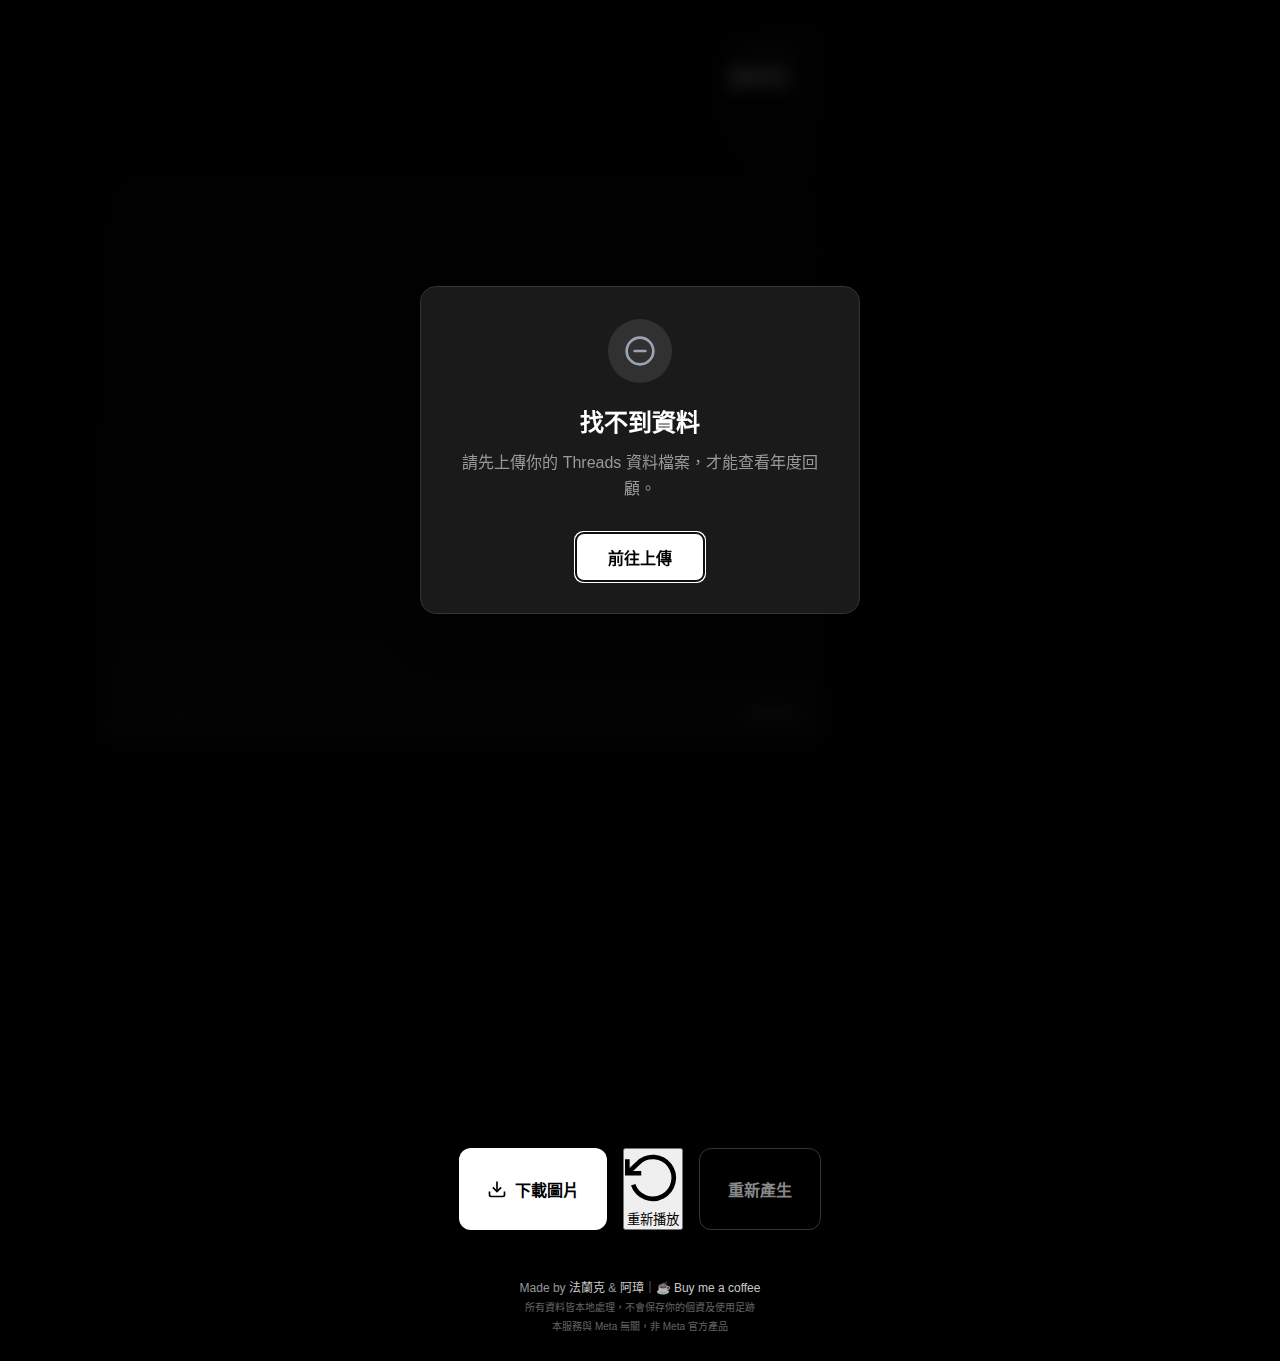
<file: result.html>
<!DOCTYPE html>
<html lang="zh-TW">
  <head>
    <meta charset="UTF-8" />
    <meta name="viewport" content="width=device-width, initial-scale=1.0" />
    <title>Threads Wrapped - 年度回顧結果</title>

    <!-- SEO Meta -->
    <meta
      name="description"
      content="查看你的 Threads 年度回顧結果，包含發文統計、互動數據、熱門關鍵字與個人化報告"
    />
    <meta
      name="keywords"
      content="Threads Wrapped, Threads 年終回顧, Threads 年度回顧, Threads 結果, Threads 統計, Threads Wrapped 2025"
    />
    <meta name="author" content="法蘭克 & 阿璋" />
    <meta name="theme-color" content="#000000" />
    <meta name="robots" content="noindex, nofollow" />
    <link
      rel="canonical"
      href="https://threads-wrapped.frankchen.tw/result.html"
    />

    <!-- Favicon -->
    <link rel="icon" type="image/svg+xml" href="images/favicon.svg" />
    <link rel="apple-touch-icon" href="images/favicon.svg" />

    <!-- Open Graph -->
    <meta property="og:title" content="Threads Wrapped - 年度回顧結果" />
    <meta
      property="og:description"
      content="查看你的 Threads 年度回顧結果，包含發文統計、互動數據與個人化報告"
    />
    <meta property="og:type" content="website" />
    <meta
      property="og:url"
      content="https://threads-wrapped.frankchen.tw/result.html"
    />
    <meta
      property="og:image"
      content="https://threads-wrapped.frankchen.tw/images/threads-wrapped_cover.webp"
    />
    <meta property="og:image:type" content="image/webp" />
    <meta property="og:image:width" content="2752" />
    <meta property="og:image:height" content="1536" />
    <meta property="og:image:alt" content="Threads Wrapped - 年度回顧結果" />
    <meta property="og:locale" content="zh_TW" />
    <meta property="og:site_name" content="Threads Wrapped" />

    <!-- Twitter Card -->
    <meta name="twitter:card" content="summary_large_image" />
    <meta name="twitter:title" content="Threads Wrapped - 年度回顧結果" />
    <meta
      name="twitter:description"
      content="查看你的 Threads 年度回顧結果，包含發文統計、互動數據與個人化報告"
    />
    <meta
      name="twitter:image"
      content="https://threads-wrapped.frankchen.tw/images/threads-wrapped_cover.webp"
    />
    <meta name="twitter:image:alt" content="Threads Wrapped - 年度回顧結果" />

    <!-- Preconnect for Performance -->
    <link rel="preconnect" href="https://fonts.googleapis.com" />
    <link rel="preconnect" href="https://fonts.gstatic.com" crossorigin />
    <link rel="preconnect" href="https://html2canvas.hertzen.com" />
    <link rel="dns-prefetch" href="https://fonts.googleapis.com" />
    <link rel="dns-prefetch" href="https://html2canvas.hertzen.com" />

    <!-- Content Security Policy -->
    <meta
      http-equiv="Content-Security-Policy"
      content="
    default-src 'self';
    script-src 'self' https://html2canvas.hertzen.com;
    base-uri 'self';
    style-src 'self' https://fonts.googleapis.com 'unsafe-hashes' 'sha256-Vr7Ua4SsQMqG1pdTtwAVeYsKLqBy0WKhbh2jlqEw8SI=' 'sha256-bBj2v8lDWwTf1noDGGm5LZvzK563P4b8IkczioGatwc=' 'sha256-3hVZr9p5gxeUWHDnEIYDl+3px1aMpdfk1TiSxR+E3AU=' 'sha256-mcEtfryoh3ZSs9pq+wzOA3vGPHNdKtYr3zCVdBpexHQ=' 'sha256-9KTa3VNMmypk8vbtqjwun0pXQtx5+yn5QoD/WlzV4qM=' 'sha256-UP0QZg7irvSMvOBz9mH2PIIE28+57UiavRfeVea0l3g=';
    font-src 'self' https://fonts.gstatic.com;
    img-src 'self' data: blob:;
    connect-src 'self' https://html2canvas.hertzen.com;
    form-action 'self';
    upgrade-insecure-requests;
  "
    />

    <link
      href="https://fonts.googleapis.com/css2?family=Inter:wght@400;500;600;700;800&display=swap"
      rel="stylesheet"
    />
    <link rel="stylesheet" href="css/global.css" />
    <link rel="stylesheet" href="css/modal.css" />
    <link rel="stylesheet" href="css/result.css" />
    <script src="js/responsive-scale.js"></script>
  </head>

  <body>
    <!-- 結果頁面 -->
    <div id="result-page" class="page active">
      <div class="result-wrapper">
        <div class="container-wrapper">
          <div id="wrapped-container" class="container">
            <!-- Header -->
            <div class="header">
              <div class="logo">
                <svg
                  class="logo-wordmark"
                  viewBox="0 0 1080 243.6"
                  xmlns="http://www.w3.org/2000/svg"
                >
                  <path
                    fill="#fff"
                    d="M906.1,202.1c-9.3,0-17.6-2.3-24.8-7c-7.3-4.6-12.9-11.4-16.9-20.4c-4-8.9-6.1-19.8-6.1-32.6v-4.6c0-12.8,2-23.7,6.1-32.6c4-8.9,9.7-15.7,16.9-20.4c7.2-4.6,15.5-7,24.8-7c8.7,0,16.1,1.7,22.3,5c6.2,3.4,11.2,7.9,15,13.7V39.2h23.3v160.2h-23.3v-16c-3.8,5.8-8.8,10.4-15,13.7C922.2,200.4,914.8,202.1,906.1,202.1z M911.8,181.3c4.3,0,8.4-0.8,12.2-2.3c3.9-1.5,7.8-4.2,11.8-8c2.6-2.3,4.6-5,5.9-8.1c1.4-3.1,2.1-7.1,2.1-12v-22c0-4.7-0.7-8.7-2.1-11.9s-3.4-5.9-5.9-8.2c-4-4-7.9-6.7-11.8-8.1c-3.9-1.4-8-2.2-12.2-2.2c-5.9,0-11.2,1.3-15.8,3.8c-4.6,2.5-8.2,6.7-10.8,12.5c-2.6,5.8-3.9,13.5-3.9,23.1v4.1c0,9.6,1.3,17.3,3.9,23.1c2.6,5.8,6.2,10,10.8,12.5C900.6,180,905.8,181.3,911.8,181.3L911.8,181.3z"
                  />
                  <path
                    fill="#fff"
                    d="M321.4,199.4V62.1h-52.9V39.2h130.2v22.9h-52.9v137.3H321.4z"
                  />
                  <path
                    fill="#fff"
                    d="M417.1,199.4V39.2h23.1v58.6c3.4-6.3,8-11.2,14-14.8c5.9-3.6,13.3-5.4,22-5.4c13.3,0,23.1,3.8,29.5,11.3c6.4,7.5,9.6,17.4,9.6,29.6v80.8h-23.1v-79c0-7-1.9-12.5-5.8-16.5c-3.9-4-9.3-5.9-16.1-5.9c-4.7,0-9,0.8-12.7,2.4c-3.7,1.6-7,4.1-9.7,7.4c-2.4,2.7-4.3,5.8-5.6,9.3c-1.3,3.4-1.9,7.7-1.9,12.7v69.6L417.1,199.4L417.1,199.4z"
                  />
                  <path
                    fill="#fff"
                    d="M613.9,80.3c-4.7-1.8-10.1-2.7-16.3-2.7c-8.1,0-15.3,1.8-21.5,5.4c-6.3,3.6-10.9,8.7-14,15.2V80.4h-23.3v119h23.3v-68.2c0-5.6,0.6-10.3,1.9-13.8c1.3-3.6,3.3-6.8,6.1-9.7c2.6-2.9,5.7-5.2,9.4-7c3.7-1.8,7.8-2.6,12.4-2.6c5.4,0,9.9,1.5,13.3,4.3L613.9,80.3L613.9,80.3z"
                  />
                  <path
                    fill="#fff"
                    d="M687.2,177.3c-5,3-11.3,4.5-18.9,4.5c-10.2,0-18.2-3.5-23.9-10.4c-5.5-6.7-8.4-16.1-8.6-28h84.9v-9.6c0-10.2-1.9-19.6-5.6-28c-3.7-8.5-9.6-15.3-17.5-20.4c-7.9-5.1-18-7.7-30.2-7.7c-10.5,0-19.9,2.6-28.1,7.9c-8.2,5.3-14.7,12.4-19.3,21.5c-4.7,9.1-7,19.3-7,30.6v4.6c0,12.2,2.3,22.8,7,31.8c4.7,9,11.1,15.9,19.3,20.8c8.2,4.9,17.8,7.3,28.6,7.3c12.8,0,23.5-2.7,32.2-8c8.6-5.3,14.9-12.9,18.9-22.7l-20.1-8C696,169.7,692.1,174.3,687.2,177.3L687.2,177.3z M644.7,106.9c5.9-6.6,13.5-9.8,22.7-9.8c9.9,0,17.3,2.6,22.2,7.8c4.9,5.2,7.6,12.2,8.2,21.1h-61.4C637.6,118,640.4,111.7,644.7,106.9z"
                  />
                  <path
                    fill="#fff"
                    d="M847.5,199.4c0-14.6-2.3-27.2-7-37.8c-2.7-6.1-6.3-11.4-10.7-15.9c0-1.1,0.1-2.2,0.1-3.3v-18.3c0-14.7-4.1-26.1-12.2-34.2c-8.2-8.2-19.3-12.2-33.3-12.2c-12.5,0-22.7,2.7-30.7,8.2c-7.7,5.3-12.9,11.9-15.5,19.6l19.7,7.8c1.8-5.2,4.9-9.2,9.2-11.9c4.3-2.7,9.8-4.1,16.5-4.1c7.3,0,13.1,1.9,17.3,5.8c4.2,3.9,6.3,10.2,6.3,18.9v10c-7.4-2.3-15.8-3.4-25.2-3.4s-17.4,1.5-24.3,4.5c-6.9,3-12.2,7.2-15.9,12.7c-3.7,5.5-5.6,11.9-5.6,19.2c0,7.3,1.5,13.3,4.6,18.9c3,5.6,7.7,10,13.8,13.3c6.2,3.3,13.8,4.9,23,4.9c10.7,0,19.9-2.6,27.7-7.8c7.6-5,13.5-11.9,17.8-20.6c2.3,7.5,3.5,16,3.7,25.6L847.5,199.4L847.5,199.4z M800.6,173.5c-4.3,6.3-11.2,9.4-20.8,9.4c-7,0-12.3-1.7-15.9-5c-3.6-3.4-5.4-7.6-5.4-12.8s1.9-9.5,5.8-13.3c3.9-3.8,10-5.7,18.2-5.7c10.1,0,18.3,1.9,24.4,5.7C806.5,160.7,804.4,167.9,800.6,173.5L800.6,173.5z"
                  />
                  <path
                    fill="#fff"
                    d="M1062.9,135.8c-5.6-2.4-12-4.2-19.3-5.3l-12.6-2.1c-7.2-1.1-12.7-2.9-16.6-5.5c-3.9-2.6-5.8-6.1-5.8-10.5c0-4.7,2.4-8.5,7.2-11.3c4.8-2.8,10.3-4.2,16.6-4.2c6.3,0,11.1,1.2,15.3,3.7c4,2.3,7,5.8,9,10.5l19.2-8.2c-3.1-8.2-8.1-14.5-15.2-18.8s-16.5-6.4-28.3-6.4c-8.2,0-15.8,1.4-22.8,4.2c-6.9,2.8-12.4,6.8-16.5,12c-4,5.2-6.1,11.3-6.1,18.3c0,10.1,3.3,18,9.8,23.9s14.9,9.6,24.9,11.1l12.6,2.1c7,1.1,12.6,2.7,16.8,4.8c4.2,2.1,6.3,5.8,6.3,11c0,5.5-2.3,9.8-6.8,12.8c-4.5,3.1-10.7,4.6-18.7,4.6c-7,0-12.9-1.7-17.5-5.1c-4.7-3.4-8-8-10-13.8l-20.9,9c3,8.5,8.3,15.6,16,21.1c8,5.7,19,8.6,32.8,8.6c9.6,0,17.9-1.6,24.9-4.9c7-3.3,12.5-7.8,16.5-13.5c4-5.7,5.9-12.3,5.9-19.8c0-7.5-1.5-13-4.4-17.6C1072.7,141.7,1068.5,138.2,1062.9,135.8L1062.9,135.8z"
                  />
                  <path
                    fill="#fff"
                    d="M108.6,243.4L108.6,243.4c-36.3-0.2-64.2-12.2-83-35.6C8.9,187,0.3,158.1,0,121.9v-0.2c0.3-36.2,8.9-65.2,25.6-85.9C44.3,12.4,72.2,0.5,108.5,0.2h0.1h0.1c27.8,0.2,51.1,7.3,69.2,21.2c17,13.1,29,31.7,35.6,55.4l-20.7,5.8c-11.2-40.1-39.5-60.6-84.1-60.9c-29.5,0.2-51.8,9.5-66.3,27.5c-13.6,16.9-20.6,41.3-20.8,72.6c0.3,31.3,7.3,55.7,20.8,72.6c14.5,18.1,36.8,27.3,66.3,27.5c26.6-0.2,44.2-6.4,58.8-20.7c16.7-16.3,16.4-36.4,11-48.6c-3.1-7.2-8.9-13.2-16.6-17.7c-1.9,13.7-6.3,24.8-13,33.1c-9,11.2-21.7,17.3-37.8,18.1c-12.2,0.7-23.9-2.2-33-8.1c-10.8-7-17.1-17.6-17.8-30c-0.7-12.1,4.1-23.1,13.5-31.2c8.9-7.7,21.5-12.2,36.3-13.1c10.9-0.6,21.1-0.1,30.6,1.4c-1.3-7.5-3.8-13.5-7.6-17.8c-5.2-5.9-13.2-9-23.9-9c-0.1,0-0.2,0-0.3,0c-8.6,0-20.2,2.3-27.6,13.4l-17.8-12c9.9-14.7,26-22.8,45.4-22.8c0.1,0,0.3,0,0.4,0c32.4,0.2,51.6,20,53.6,54.6c1.1,0.5,2.2,0.9,3.2,1.4c15.1,7.1,26.1,17.9,31.9,31.1c8.1,18.5,8.8,48.5-15.7,72.5C163.6,234.9,140.9,243.1,108.6,243.4L108.6,243.4L108.6,243.4z M118.7,124.9c-2.5,0-4.9,0.1-7.5,0.2c-18.6,1.1-30.2,9.6-29.5,21.7c0.7,12.7,14.7,18.6,28.2,17.9c12.4-0.7,28.6-5.5,31.3-37.6C134.3,125.7,126.8,124.9,118.7,124.9z"
                  />
                </svg>
              </div>
              <div class="year-badge">
                <div class="wrapped">Wrapped</div>
                <svg
                  class="year-svg"
                  viewBox="0 0 120 50"
                  xmlns="http://www.w3.org/2000/svg"
                >
                  <defs>
                    <linearGradient
                      id="yearGradient"
                      x1="0%"
                      y1="0%"
                      x2="100%"
                      y2="100%"
                    >
                      <stop offset="0%" stop-color="#FFFFFF" />
                      <stop offset="100%" stop-color="#888888" />
                    </linearGradient>
                  </defs>
                  <text
                    x="50%"
                    y="42"
                    text-anchor="middle"
                    fill="url(#yearGradient)"
                    font-family="Inter, sans-serif"
                    font-size="42"
                    font-weight="800"
                  >
                    2025
                  </text>
                </svg>
              </div>
            </div>

            <!-- Top Stats Row -->
            <div class="top-stats">
              <div class="stat-card animate-item">
                <div class="stat-label">Most Active Day</div>
                <div class="stat-value" id="most-active-day">-</div>
              </div>
              <div class="stat-card animate-item">
                <div class="stat-label">Longest Streak</div>
                <div class="stat-value" id="longest-streak">-</div>
              </div>
              <div class="stat-card animate-item">
                <div class="stat-label">Weekly</div>
                <div class="weekly-chart" id="weekly-chart"></div>
                <div class="weekly-labels">
                  <span>Sun</span>
                  <span>Mon</span>
                  <span>Tue</span>
                  <span>Wed</span>
                  <span>Thu</span>
                  <span>Fri</span>
                  <span>Sat</span>
                </div>
              </div>
            </div>

            <!-- Heatmap -->
            <div class="heatmap-section animate-item">
              <div class="section-title">Activity</div>
              <div class="heatmap-wrapper">
                <div class="heatmap-container">
                  <div class="heatmap-days">
                    <span></span>
                    <span>Mon</span>
                    <span></span>
                    <span>Wed</span>
                    <span></span>
                    <span>Fri</span>
                    <span></span>
                  </div>
                  <div class="heatmap" id="heatmap"></div>
                </div>
                <div class="heatmap-months" id="heatmap-months"></div>
              </div>
              <div class="heatmap-legend">
                <span>Less</span>
                <div class="legend-cell legend-level-0"></div>
                <div class="legend-cell legend-level-1"></div>
                <div class="legend-cell legend-level-2"></div>
                <div class="legend-cell legend-level-3"></div>
                <div class="legend-cell legend-level-4"></div>
                <span>More</span>
              </div>
            </div>

            <!-- Middle Section -->
            <div class="middle-section">
              <div class="list-card animate-item">
                <h3>Top 互動對象</h3>
                <div id="top-interactions"></div>
              </div>
              <div class="list-card animate-item">
                <h3>年度關鍵字</h3>
                <div id="top-keywords"></div>
              </div>
              <div class="list-card animate-item">
                <h3>提及最多的 AI 工具</h3>
                <div id="top-ai-tools"></div>
              </div>
            </div>

            <!-- Bottom Stats -->
            <div class="bottom-stats">
              <div class="bottom-stat animate-item">
                <div class="label">Posts</div>
                <div class="value" id="total-posts">0</div>
              </div>
              <div class="bottom-stat animate-item">
                <div class="label">Total Words</div>
                <div class="value" id="total-words">0</div>
              </div>
              <div class="bottom-stat animate-item">
                <div class="label">Total Likes</div>
                <div class="value" id="total-likes">0</div>
              </div>
              <div class="bottom-stat animate-item">
                <div class="label">Followers</div>
                <div class="value" id="followers-count">0</div>
              </div>
              <div class="bottom-stat animate-item">
                <div class="label">Personality</div>
                <div class="value" id="personality">-</div>
              </div>
              <div class="bottom-stat animate-item">
                <div class="label">Favorite Emoji</div>
                <div class="emoji" id="favorite-emoji">-</div>
              </div>
            </div>

            <!-- Footer -->
            <div class="footer">
              <div class="footer-text">threads-wrapped.frankchen.tw</div>
              <div class="username" id="username">@username</div>
            </div>
          </div>
        </div>

        <div class="actions">
          <button id="download-btn" class="download-btn">
            <svg
              viewBox="0 0 24 24"
              fill="none"
              stroke="currentColor"
              stroke-width="2"
            >
              <path d="M21 15v4a2 2 0 0 1-2 2H5a2 2 0 0 1-2-2v-4" />
              <polyline points="7 10 12 15 17 10" />
              <line x1="12" y1="15" x2="12" y2="3" />
            </svg>
            下載圖片
          </button>
          <button id="replay-btn" class="replay-btn">
            <svg
              viewBox="0 0 24 24"
              fill="none"
              stroke="currentColor"
              stroke-width="2"
            >
              <path d="M1 4v6h6" />
              <path d="M3.51 15a9 9 0 1 0 2.13-9.36L1 10" />
            </svg>
            重新播放
          </button>
          <button id="restart-btn" class="restart-btn">重新產生</button>
        </div>
      </div>
    </div>

    <div id="download-overlay" class="download-overlay">
      <div class="download-loading">
        <div class="spinner"></div>
        <span>產生圖片中...</span>
      </div>
    </div>

    <footer class="site-footer">
      <p>
        Made by
        <a
          href="https://www.threads.com/@frankchen.tw"
          target="_blank"
          rel="noopener noreferrer"
          >法蘭克</a
        >
        &
        <a
          href="https://www.threads.com/@azlife_1224"
          target="_blank"
          rel="noopener noreferrer"
          >阿璋</a
        >｜<a
          href="https://buymeacoffee.com/frankchentw"
          target="_blank"
          rel="noopener noreferrer"
          >☕ Buy me a coffee</a
        >
      </p>
      <p class="disclaimer">所有資料皆本地處理，不會保存你的個資及使用足跡</p>
      <p class="disclaimer">本服務與 Meta 無關，非 Meta 官方產品</p>
    </footer>

    <script src="https://html2canvas.hertzen.com/dist/html2canvas.min.js"></script>
    <script type="module" src="js/result.js"></script>
  </body>
</html>
</file>
<file: css/global.css>
/**
 * global.css - 共用基礎樣式
 */

* {
  margin: 0;
  padding: 0;
  box-sizing: border-box;
}

body {
  font-family: 'Inter', -apple-system, BlinkMacSystemFont, sans-serif;
  background: #000000;
  color: #FFFFFF;
  min-height: 100vh;
  display: flex;
  flex-direction: column;
}

/* Page System */
.page {
  display: none;
}

.page.active {
  display: flex;
  justify-content: center;
  align-items: center;
  flex: 1;
}

/* Site Footer */
.site-footer {
  padding: 24px 20px;
  text-align: center;
  font-size: 12px;
  color: rgba(255, 255, 255, 0.6);
}

.site-footer p {
  margin: 4px 0;
}

.site-footer a {
  color: rgba(255, 255, 255, 0.8);
  text-decoration: none;
  transition: color 0.2s;
}

.site-footer a:hover {
  color: #FFFFFF;
}

.site-footer .disclaimer {
  font-size: 10px;
  color: rgba(255, 255, 255, 0.4);
}

/* Hamburger Navigation */
.hamburger-nav {
  position: fixed;
  top: 16px;
  right: 16px;
  z-index: 1000;
}

.hamburger-btn {
  display: flex;
  flex-direction: column;
  justify-content: center;
  align-items: center;
  width: 44px;
  height: 44px;
  background: rgba(255, 255, 255, 0.1);
  border: 1px solid rgba(255, 255, 255, 0.2);
  border-radius: 12px;
  cursor: pointer;
  gap: 5px;
  transition: background 0.2s ease;
}

.hamburger-btn:hover {
  background: rgba(255, 255, 255, 0.15);
}

.hamburger-btn span {
  display: block;
  width: 20px;
  height: 2px;
  background: #fff;
  border-radius: 1px;
  transition: all 0.3s ease;
}

.hamburger-btn.active span:nth-child(1) {
  transform: translateY(7px) rotate(45deg);
}

.hamburger-btn.active span:nth-child(2) {
  opacity: 0;
}

.hamburger-btn.active span:nth-child(3) {
  transform: translateY(-7px) rotate(-45deg);
}

.nav-menu {
  position: absolute;
  top: 52px;
  right: 0;
  background: rgba(26, 26, 26, 0.95);
  border: 1px solid rgba(255, 255, 255, 0.1);
  border-radius: 12px;
  padding: 8px;
  min-width: 160px;
  opacity: 0;
  visibility: hidden;
  transform: translateY(-10px);
  transition: all 0.3s ease;
}

.nav-menu.active {
  opacity: 1;
  visibility: visible;
  transform: translateY(0);
}

.nav-menu a {
  display: block;
  color: rgba(255, 255, 255, 0.8);
  text-decoration: none;
  font-size: 14px;
  padding: 12px 16px;
  border-radius: 8px;
  transition: all 0.2s ease;
}

.nav-menu a:hover {
  color: #fff;
  background: rgba(255, 255, 255, 0.1);
}

/* Fade In Animation */
.fade-in {
  opacity: 0;
  transform: translateY(20px);
  animation: fadeInUp 0.6s ease forwards;
}

.fade-in-delay-1 { animation-delay: 0.1s; }
.fade-in-delay-2 { animation-delay: 0.2s; }
.fade-in-delay-3 { animation-delay: 0.3s; }
.fade-in-delay-4 { animation-delay: 0.4s; }

@keyframes fadeInUp {
  to {
    opacity: 1;
    transform: translateY(0);
  }
}
</file>
<file: css/upload.css>
/**
 * upload.css - 上傳頁面 + Loading 頁面樣式
 */

/* Upload Page */
.upload-container {
  max-width: 600px;
  width: 100%;
  padding: 40px 20px;
  text-align: center;
}

.logo-header {
  margin-bottom: 40px;
}

.threads-logo {
  width: 64px;
  height: 64px;
  margin-bottom: 16px;
}

.logo-header h1 {
  font-size: 32px;
  font-weight: 700;
  margin-bottom: 8px;
}

.logo-header .year-svg-header {
  width: 150px;
  height: 60px;
  display: block;
  margin: 0 auto;
}

.drop-zone {
  border: 2px dashed rgba(255, 255, 255, 0.3);
  border-radius: 16px;
  padding: 60px 40px;
  cursor: pointer;
  transition: all 0.3s ease;
  background: rgba(255, 255, 255, 0.02);
}

.drop-zone:hover,
.drop-zone.dragover {
  border-color: rgba(255, 255, 255, 0.6);
  background: rgba(255, 255, 255, 0.05);
}

.upload-icon {
  width: 48px;
  height: 48px;
  margin-bottom: 16px;
  opacity: 0.6;
}

.drop-text {
  font-size: 18px;
  font-weight: 600;
  margin-bottom: 8px;
}

.drop-subtext {
  font-size: 14px;
  color: #666666;
}

.upload-disclaimer {
  margin-top: 16px;
  font-size: 11px;
  color: rgba(255, 255, 255, 0.35);
}

.instructions {
  margin-top: 40px;
  text-align: left;
  padding: 24px;
  background: rgba(255, 255, 255, 0.03);
  border-radius: 12px;
}

.instructions p {
  font-size: 14px;
  font-weight: 600;
  color: #888888;
  margin-bottom: 12px;
}

.instructions ol {
  padding-left: 20px;
  color: #666666;
  font-size: 13px;
  line-height: 1.8;
}

.tutorial-link {
  display: inline-flex;
  align-items: center;
  gap: 8px;
  margin-top: 32px;
  padding: 14px 24px;
  background: rgba(255, 255, 255, 0.08);
  border: 1px solid rgba(255, 255, 255, 0.2);
  border-radius: 12px;
  color: #fff;
  font-size: 15px;
  font-weight: 600;
  text-decoration: none;
  transition: all 0.2s ease;
}

.tutorial-link:hover {
  background: rgba(255, 255, 255, 0.12);
  border-color: rgba(255, 255, 255, 0.4);
  transform: translateY(-2px);
}

.tutorial-link svg {
  opacity: 0.8;
  flex-shrink: 0;
}

/* Loading Page */
.loading-container {
  text-align: center;
}

.spinner {
  width: 48px;
  height: 48px;
  border: 3px solid rgba(255, 255, 255, 0.1);
  border-top-color: #FFFFFF;
  border-radius: 50%;
  animation: spin 1s linear infinite;
  margin: 0 auto 24px;
}

@keyframes spin {
  to {
    transform: rotate(360deg);
  }
}

#loading-text {
  font-size: 16px;
  color: #888888;
  margin-bottom: 24px;
}

.progress-bar {
  width: 200px;
  height: 4px;
  background: rgba(255, 255, 255, 0.1);
  border-radius: 2px;
  overflow: hidden;
  margin: 0 auto;
}

.progress-fill {
  height: 100%;
  width: 0%;
  background: #FFFFFF;
  transition: width 0.3s ease;
}

/* Upload Buttons */
.upload-buttons {
  display: flex;
  gap: 12px;
  margin-top: 20px;
  flex-wrap: wrap;
  justify-content: center;
}

.upload-btn {
  display: flex;
  align-items: center;
  gap: 8px;
  padding: 14px 24px;
  border-radius: 12px;
  font-size: 15px;
  font-weight: 600;
  cursor: pointer;
  transition: all 0.2s ease;
  border: none;
  font-family: inherit;
}

.upload-btn svg {
  width: 20px;
  height: 20px;
}

.upload-btn-primary {
  background: #FFFFFF;
  color: #000000;
}

.upload-btn-primary:hover {
  background: #E0E0E0;
  transform: translateY(-2px);
}

.upload-btn-secondary {
  background: transparent;
  color: #FFFFFF;
  border: 1px solid rgba(255, 255, 255, 0.3);
}

.upload-btn-secondary:hover {
  border-color: rgba(255, 255, 255, 0.6);
  background: rgba(255, 255, 255, 0.05);
}

/* Upload Modal */
.upload-modal {
  display: none;
  position: fixed;
  top: 0;
  left: 0;
  right: 0;
  bottom: 0;
  background: rgba(0, 0, 0, 0.8);
  z-index: 1000;
  align-items: center;
  justify-content: center;
  opacity: 0;
  transition: opacity 0.2s ease;
}

.upload-modal.active {
  display: flex;
  opacity: 1;
}

.upload-modal-content {
  background: #1a1a1a;
  border-radius: 16px;
  padding: 24px;
  width: 90%;
  max-width: 320px;
}

.upload-modal-title {
  font-size: 16px;
  font-weight: 600;
  margin-bottom: 16px;
  text-align: center;
  color: #888;
}

.upload-modal-btn {
  display: flex;
  flex-direction: column;
  align-items: center;
  gap: 4px;
  width: 100%;
  padding: 20px 16px;
  margin-bottom: 12px;
  background: rgba(255, 255, 255, 0.05);
  border: 1px solid rgba(255, 255, 255, 0.1);
  border-radius: 12px;
  color: #fff;
  font-family: inherit;
  cursor: pointer;
  transition: all 0.2s ease;
}

.upload-modal-btn:last-child {
  margin-bottom: 0;
}

.upload-modal-btn:hover {
  background: rgba(255, 255, 255, 0.1);
  border-color: rgba(255, 255, 255, 0.3);
}

.upload-modal-btn-primary {
  background: #fff;
  color: #000;
  border-color: #fff;
}

.upload-modal-btn-primary:hover {
  background: #e0e0e0;
  border-color: #e0e0e0;
}

.upload-modal-btn-primary .upload-modal-desc {
  color: #666;
}

.upload-modal-btn svg {
  width: 28px;
  height: 28px;
  margin-bottom: 4px;
  opacity: 0.8;
}

.upload-modal-btn span:first-of-type {
  font-size: 15px;
  font-weight: 600;
}

.upload-modal-desc {
  font-size: 12px;
  color: #666;
  font-weight: 400;
}

/* Mobile RWD */
@media (max-width: 480px) {
  .upload-buttons {
    flex-direction: column;
  }

  .upload-btn {
    width: 100%;
    justify-content: center;
  }

  .drop-zone {
    padding: 40px 20px;
  }
}
</file>
<file: css/content.css>
/* Content Pages Base Styles */
.content-page {
  --content-surface: rgba(255, 255, 255, 0.03);
  --content-border: rgba(255, 255, 255, 0.12);
  --content-muted: rgba(255, 255, 255, 0.7);
  --content-accent: #ffffff;
  flex: 1;
  padding: 96px 20px 56px;
  position: relative;
}

.content-page::before {
  content: '';
  position: absolute;
  inset: 0;
  background: radial-gradient(circle at top left, rgba(255, 255, 255, 0.08), transparent 45%),
    radial-gradient(circle at top right, rgba(255, 255, 255, 0.04), transparent 40%);
  pointer-events: none;
  z-index: 0;
}

.content-shell {
  max-width: 960px;
  margin: 0 auto;
  display: flex;
  flex-direction: column;
  gap: 28px;
  position: relative;
  z-index: 1;
}

.content-hero {
  padding: 32px 28px;
  text-align: center;
  background: rgba(255, 255, 255, 0.04);
  border-radius: 20px;
  border: 1px solid var(--content-border);
  position: relative;
  overflow: hidden;
}

.content-hero::before {
  content: '';
  position: absolute;
  top: -120px;
  right: -120px;
  width: 240px;
  height: 240px;
  background: radial-gradient(circle, rgba(255, 255, 255, 0.12) 0%, transparent 70%);
  pointer-events: none;
}

.content-eyebrow {
  text-transform: uppercase;
  letter-spacing: 2px;
  font-size: 12px;
  color: rgba(255, 255, 255, 0.55);
  margin-bottom: 12px;
}

.content-hero h1 {
  font-size: clamp(2rem, 3.2vw, 3rem);
  font-weight: 800;
  margin-bottom: 12px;
  color: #ffffff;
}

.content-hero p {
  max-width: 720px;
  margin: 0 auto;
  line-height: 1.7;
  color: var(--content-muted);
  font-size: 1.05rem;
}

.content-hero p + p {
  margin-top: 10px;
}

.content-meta {
  margin-top: 12px;
  font-size: 0.9rem;
  color: rgba(255, 255, 255, 0.6);
}

.content-section {
  padding: 24px;
  border-radius: 16px;
  background: var(--content-surface);
  border: 1px solid var(--content-border);
}

.content-section h2 {
  font-size: 1.5rem;
  font-weight: 700;
  margin-bottom: 12px;
  color: #ffffff;
}

.content-section p {
  line-height: 1.75;
  margin-bottom: 12px;
  color: var(--content-muted);
}

.content-section ul {
  list-style: none;
  margin: 12px 0;
  padding: 0;
}

.content-section li {
  position: relative;
  padding-left: 1.5rem;
  margin-bottom: 0.6rem;
  line-height: 1.7;
  color: var(--content-muted);
}

.content-section li::before {
  content: '•';
  position: absolute;
  left: 0;
  color: rgba(255, 255, 255, 0.7);
  font-weight: 700;
}

.content-section a {
  color: rgba(255, 255, 255, 0.85);
  text-decoration: none;
  transition: color 0.2s ease;
}

.content-section a:hover {
  color: #ffffff;
  text-decoration: underline;
}

.content-section strong {
  color: #ffffff;
  font-weight: 600;
}

.content-callout {
  padding: 16px 18px;
  margin: 16px 0;
  border-radius: 12px;
  background: rgba(255, 255, 255, 0.05);
  border: 1px solid rgba(255, 255, 255, 0.18);
}

.content-callout p {
  margin: 0;
  color: rgba(255, 255, 255, 0.95);
}

@media (max-width: 768px) {
  .content-page {
    padding: 72px 16px 40px;
  }

  .content-hero {
    padding: 28px 20px;
  }

  .content-hero p {
    font-size: 1rem;
  }

  .content-section {
    padding: 20px;
  }
}
</file>
<file: css/about.css>
/* About Page Styles */
.tech-stack {
  display: grid;
  gap: 16px;
  margin-top: 16px;
}

.tech-item {
  padding: 16px;
  background: rgba(255, 255, 255, 0.03);
  border-radius: 12px;
  border: 1px solid rgba(255, 255, 255, 0.08);
}

.tech-item strong {
  display: block;
  margin-bottom: 8px;
  color: rgba(255, 255, 255, 0.9);
}

@media (min-width: 720px) {
  .tech-stack {
    grid-template-columns: repeat(2, minmax(0, 1fr));
  }
}
</file>
<file: css/faq.css>
/* FAQ Page Styles */
.faq-item {
  transition: transform 0.2s ease, border-color 0.2s ease, background 0.2s ease;
}

.faq-item:hover {
  background: rgba(255, 255, 255, 0.07);
  border-color: rgba(255, 255, 255, 0.2);
  transform: translateY(-2px);
}

.faq-question {
  font-size: 1.35rem;
  font-weight: 700;
  margin-bottom: 12px;
  color: #ffffff;
  display: flex;
  align-items: flex-start;
  gap: 12px;
}

.faq-question::before {
  content: 'Q';
  display: inline-flex;
  align-items: center;
  justify-content: center;
  width: 2rem;
  height: 2rem;
  background: rgba(255, 255, 255, 0.16);
  border: 1px solid rgba(255, 255, 255, 0.35);
  border-radius: 10px;
  font-size: 0.95rem;
  font-weight: 800;
  flex-shrink: 0;
  margin-top: 2px;
}

.faq-answer {
  line-height: 1.75;
  color: rgba(255, 255, 255, 0.85);
  padding-left: 2.8rem;
}

.faq-answer a {
  color: rgba(255, 255, 255, 0.85);
  text-decoration: none;
  word-break: break-all;
}

.faq-answer a:hover {
  color: #ffffff;
  text-decoration: underline;
}

.faq-cta {
  text-align: center;
}

.faq-cta h2 {
  font-size: 1.4rem;
  margin-bottom: 12px;
}

.faq-cta p {
  margin-bottom: 20px;
}

.faq-cta a {
  display: inline-block;
  padding: 12px 28px;
  background: #ffffff;
  color: #000000;
  text-decoration: none;
  border-radius: 10px;
  font-weight: 600;
  transition: transform 0.2s ease, box-shadow 0.2s ease;
}

.faq-cta a:hover {
  transform: translateY(-2px);
  box-shadow: 0 10px 20px rgba(255, 255, 255, 0.18);
}

@media (max-width: 768px) {
  .faq-question {
    font-size: 1.2rem;
  }

  .faq-answer {
    padding-left: 2.6rem;
  }
}
</file>
<file: css/privacy.css>
/* Privacy Page Styles */
.privacy-page .content-section ul li::before {
  content: '✓';
  color: rgba(255, 255, 255, 0.6);
}

.privacy-page .contact-link {
  color: rgba(255, 255, 255, 0.85);
  text-decoration: underline;
}

.privacy-page .contact-link:hover {
  color: #ffffff;
}
</file>
<file: css/modal.css>
/**
 * 模態窗樣式
 * 統一風格的提示、確認與錯誤訊息顯示
 */

.modal-overlay {
  position: fixed;
  top: 0;
  left: 0;
  width: 100%;
  height: 100%;
  background: rgba(0, 0, 0, 0.8);
  backdrop-filter: blur(8px);
  display: flex;
  align-items: center;
  justify-content: center;
  z-index: 10000;
  opacity: 0;
  visibility: hidden;
  transition: opacity 0.3s ease, visibility 0.3s ease;
}

.modal-overlay.active {
  opacity: 1;
  visibility: visible;
}

.modal-content {
  background: #1a1a1a;
  border: 1px solid #333;
  border-radius: 16px;
  padding: 32px;
  max-width: 440px;
  width: 90%;
  text-align: center;
  transform: scale(0.9);
  transition: transform 0.3s ease;
  box-shadow: 0 20px 60px rgba(0, 0, 0, 0.5);
}

.modal-overlay.active .modal-content {
  transform: scale(1);
}

/* 圖示 */
.modal-icon {
  width: 64px;
  height: 64px;
  margin: 0 auto 24px;
  border-radius: 50%;
  display: flex;
  align-items: center;
  justify-content: center;
  background: rgba(255, 255, 255, 0.1);
}

.modal-icon svg {
  width: 32px;
  height: 32px;
}

.modal-icon-info {
  color: #4da3ff;
}

.modal-icon-success {
  color: #38d996;
}

.modal-icon-warning {
  color: #f7c948;
}

.modal-icon-error {
  color: #ff5c5c;
}

.modal-icon-confirm {
  color: #3bd5c4;
}

.modal-icon-nodata {
  color: #9aa5b1;
}

.modal-icon-critical {
  color: #ff6b6b;
}

/* 標題 */
.modal-title {
  font-size: 24px;
  font-weight: 700;
  color: #fff;
  margin: 0 0 12px 0;
  line-height: 1.3;
}

/* 訊息 */
.modal-message {
  font-size: 16px;
  color: #999;
  margin: 0 0 32px 0;
  line-height: 1.6;
}

/* 按鈕容器 */
.modal-actions {
  display: flex;
  gap: 12px;
  justify-content: center;
}

/* 按鈕 */
.modal-btn {
  padding: 12px 32px;
  border: none;
  border-radius: 8px;
  font-size: 16px;
  font-weight: 600;
  cursor: pointer;
  transition: all 0.2s ease;
  font-family: 'Inter', sans-serif;
}

.modal-btn-primary {
  background: #fff;
  color: #000;
}

.modal-btn-primary:hover {
  background: #f0f0f0;
  transform: translateY(-2px);
  box-shadow: 0 4px 12px rgba(255, 255, 255, 0.2);
}

.modal-btn-primary:active {
  transform: translateY(0);
}

.modal-btn-secondary {
  background: transparent;
  color: #999;
  border: 1px solid #333;
}

.modal-btn-secondary:hover {
  background: rgba(255, 255, 255, 0.05);
  color: #fff;
  border-color: #555;
}

/* 響應式設計 */
@media (max-width: 480px) {
  .modal-content {
    padding: 24px;
    max-width: 90%;
  }

  .modal-icon {
    width: 56px;
    height: 56px;
    margin-bottom: 20px;
  }

  .modal-icon svg {
    width: 28px;
    height: 28px;
  }

  .modal-title {
    font-size: 20px;
  }

  .modal-message {
    font-size: 14px;
    margin-bottom: 24px;
  }

  .modal-actions {
    flex-direction: column;
  }

  .modal-btn {
    width: 100%;
    padding: 14px 24px;
  }
}
</file>
<file: css/result.css>
/**
 * result.css - 結果頁面樣式
 */

/* Result Page */
#result-page {
  padding: 20px;
  flex-direction: column;
}

.result-wrapper {
  display: flex;
  flex-direction: column;
  align-items: center;
  gap: 24px;
  width: 100%;
}

/* Container Wrapper - 控制實際佔用空間 */
.container-wrapper {
  width: calc(100vw - 40px);
  max-width: 1080px;
  aspect-ratio: 1 / 1;
  position: relative;
}

/* Wrapped Container - Main Card */
.container {
  width: 1080px;
  height: 1080px;
  background: linear-gradient(180deg, #000000 0%, #0a0a0a 50%, #101010 100%);
  padding: 40px;
  position: absolute;
  top: 0;
  left: 0;
  overflow: hidden;
  display: flex;
  flex-direction: column;
  justify-content: space-between;
  transform-origin: top left;
  transform: scale(var(--container-scale, 0.35));
}

.container::before {
  content: '';
  position: absolute;
  top: -150px;
  right: -150px;
  width: 400px;
  height: 400px;
  background: radial-gradient(circle, rgba(255, 255, 255, 0.03) 0%, transparent 70%);
  pointer-events: none;
}

/* Header */
.header {
  display: flex;
  justify-content: space-between;
  align-items: flex-start;
}

.logo {
  display: flex;
  align-items: center;
  gap: 12px;
}

.logo-icon {
  width: 48px;
  height: 48px;
}

.logo-text {
  font-size: 36px;
  font-weight: 700;
  letter-spacing: -1px;
}

.year-badge {
  text-align: right;
}

.year-badge .wrapped {
  font-size: 16px;
  font-weight: 500;
  color: #666666;
  text-transform: uppercase;
  letter-spacing: 2px;
}

.year-badge .year-svg {
  width: 120px;
  height: 50px;
  display: block;
}

/* Top Stats Row */
.top-stats {
  display: grid;
  grid-template-columns: 1fr 1fr 1.5fr;
  gap: 16px;
}

.stat-card {
  background: rgba(255, 255, 255, 0.05);
  border: 1px solid rgba(255, 255, 255, 0.1);
  border-radius: 16px;
  padding: 24px 20px;
  display: flex;
  flex-direction: column;
  justify-content: space-between;
  min-height: 110px;
}

.stat-label {
  font-size: 13px;
  font-weight: 600;
  color: #c3c3c3;
  text-transform: uppercase;
  letter-spacing: 1px;
  margin-bottom: 10px;
}

.stat-value {
  font-size: 36px;
  font-weight: 800;
  text-align: right;
}

/* Weekly Chart */
.weekly-chart {
  display: flex;
  align-items: flex-end;
  justify-content: space-between;
  height: 50px;
  gap: 6px;
  margin-top: 10px;
}

.weekly-bar {
  flex: 1;
  background: rgba(255, 255, 255, 0.3);
  border-radius: 4px;
  transition: all 0.3s;
}

.weekly-bar.active {
  background: #FFFFFF;
}

.weekly-labels {
  display: flex;
  justify-content: space-between;
  margin-top: 6px;
}

.weekly-labels span {
  flex: 1;
  text-align: center;
  font-size: 9px;
  color: #666666;
}

.weekly-labels span.active {
  color: #FFFFFF;
  font-weight: 600;
}

/* Heatmap */
.heatmap-section {}

.section-title {
  font-size: 11px;
  font-weight: 600;
  color: #c3c3c3;
  text-transform: uppercase;
  letter-spacing: 1px;
  margin-bottom: 10px;
}

.heatmap-wrapper {
  width: 100%;
}

.heatmap-container {
  display: flex;
  gap: 6px;
}

.heatmap-days {
  display: flex;
  flex-direction: column;
  gap: 2px;
  margin-right: 4px;
}

.heatmap-days span {
  font-size: 9px;
  color: #666666;
  flex: 1;
  display: flex;
  align-items: center;
}

.heatmap {
  display: grid;
  grid-template-columns: repeat(53, 1fr);
  gap: 2px;
  flex: 1;
}

.heatmap-week {
  display: flex;
  flex-direction: column;
  gap: 2px;
}

.heatmap-cell {
  aspect-ratio: 1;
  border-radius: 3px;
  background: rgba(255, 255, 255, 0.03);
  transition: background 0.3s ease;
}

.heatmap-cell.empty {
  background: transparent;
}

.heatmap-cell.level-1 {
  background: rgba(255, 255, 255, 0.12);
}

.heatmap-cell.level-2 {
  background: rgba(255, 255, 255, 0.25);
}

.heatmap-cell.level-3 {
  background: rgba(255, 255, 255, 0.45);
}

.heatmap-cell.level-4 {
  background: rgba(255, 255, 255, 0.7);
}

.heatmap-cell.level-5 {
  background: #FFFFFF;
}

.heatmap-months {
  display: flex;
  margin-top: 8px;
  margin-left: 28px;
}

.heatmap-months span {
  font-size: 10px;
  color: #666666;
  flex: 1;
}

.heatmap-legend {
  display: flex;
  align-items: center;
  gap: 4px;
  margin-top: 10px;
}

.heatmap-legend span {
  font-size: 10px;
  color: #444444;
}

.heatmap-legend span:first-child {
  margin-right: 4px;
}

.heatmap-legend span:last-child {
  margin-left: 4px;
}

.legend-cell {
  width: 12px;
  height: 12px;
  border-radius: 2px;
}

/* Middle Section */
.middle-section {
  display: grid;
  grid-template-columns: 1fr 1fr 1fr;
  gap: 16px;
}

.list-card {
  background: rgba(255, 255, 255, 0.05);
  border: 1px solid rgba(255, 255, 255, 0.1);
  border-radius: 16px;
  padding: 18px;
}

.list-card h3 {
  font-size: 11px;
  font-weight: 600;
  color: #c3c3c3;
  text-transform: uppercase;
  letter-spacing: 1px;
  margin-bottom: 12px;
}

.list-item {
  display: flex;
  align-items: center;
  gap: 12px;
  padding: 8px 0;
  border-bottom: 1px solid rgba(255, 255, 255, 0.05);
}

.list-item:last-child {
  border-bottom: none;
  padding-bottom: 0;
}

.list-rank {
  font-size: 18px;
  font-weight: 800;
  color: #c3c3c3;
  width: 28px;
}

.list-content {
  flex: 1;
}

.list-name {
  font-size: 16px;
  font-weight: 600;
}

/* Bottom Stats */
.bottom-stats {
  display: grid;
  grid-template-columns: repeat(3, 1fr);
  gap: 12px;
}

.bottom-stat {
  background: rgba(255, 255, 255, 0.05);
  border: 1px solid rgba(255, 255, 255, 0.1);
  border-radius: 14px;
  padding: 16px;
  height: 85px;
  display: flex;
  flex-direction: column;
  justify-content: center;
  align-items: center;
  text-align: center;
}

.bottom-stat .label {
  font-size: 10px;
  font-weight: 600;
  color: #c3c3c3;
  text-transform: uppercase;
  letter-spacing: 1px;
  margin-bottom: 6px;
  opacity: 1;
}

.bottom-stat .value {
  font-size: 24px;
  font-weight: 800;
  line-height: 1.1;
}

.bottom-stat .emoji {
  font-size: 24px;
  line-height: 1.1;
}

/* Footer */
.footer {
  display: flex;
  justify-content: space-between;
  align-items: center;
  padding-top: 14px;
  border-top: 1px solid rgba(255, 255, 255, 0.1);
}

.footer-text {
  font-size: 12px;
  color: #444444;
  letter-spacing: 1px;
}

.username {
  font-size: 14px;
  font-weight: 600;
  color: #888888;
}

/* Actions */
.actions {
  display: flex;
  gap: 16px;
  margin-top: 24px;
}

.download-btn,
.restart-btn {
  padding: 14px 28px;
  border-radius: 12px;
  font-size: 16px;
  font-weight: 600;
  cursor: pointer;
  transition: all 0.2s ease;
  display: flex;
  align-items: center;
  gap: 8px;
}

.download-btn {
  background: #FFFFFF;
  color: #000000;
  border: none;
}

.download-btn:hover {
  transform: translateY(-2px);
  box-shadow: 0 4px 20px rgba(255, 255, 255, 0.3);
}

.download-btn svg {
  width: 20px;
  height: 20px;
}

.restart-btn {
  background: transparent;
  color: #888888;
  border: 1px solid rgba(255, 255, 255, 0.2);
}

.restart-btn:hover {
  border-color: rgba(255, 255, 255, 0.4);
  color: #FFFFFF;
}

/* Animations - 區塊淡入動畫 */
.animate-item {
  opacity: 0;
  transform: translateY(20px);
}

.animate-item.visible {
  animation: fadeInUp 0.6s ease forwards;
}

@keyframes fadeInUp {
  to {
    opacity: 1;
    transform: translateY(0);
  }
}

.count-up {
  transition: all 0.05s ease;
}

/* Heatmap Animation */
.heatmap-cell {
  opacity: 0;
}

.heatmap-cell.animate {
  animation: cellFadeIn 0.1s ease forwards;
}

@keyframes cellFadeIn {
  to {
    opacity: 1;
  }
}

/* Weekly Bar Animation */
.weekly-bar {
  transform: scaleY(0);
  transform-origin: bottom;
}

.weekly-bar.animate {
  animation: barGrow 0.5s ease forwards;
}

@keyframes barGrow {
  to {
    transform: scaleY(1);
  }
}

/* 截圖模式 - 強制所有動畫元素可見 */
.screenshot-mode .animate-item,
.screenshot-mode .heatmap-cell,
.screenshot-mode .weekly-bar {
  opacity: 1 !important;
  transform: none !important;
  animation: none !important;
}

/* Heatmap Tooltip - GitHub Style */
.heatmap-tooltip {
  position: fixed;
  z-index: 1000;
  padding: 8px 12px;
  background: rgba(36, 41, 46, 0.95);
  color: #ffffff;
  font-size: 12px;
  font-weight: 500;
  line-height: 1.4;
  border-radius: 6px;
  white-space: nowrap;
  pointer-events: none;
  opacity: 0;
  visibility: hidden;
  transform: translateX(-50%);
  transition: opacity 0.15s ease, visibility 0.15s ease;
  box-shadow: 0 2px 8px rgba(0, 0, 0, 0.3);
}

.heatmap-tooltip.visible {
  opacity: 1;
  visibility: visible;
}

.heatmap-tooltip::after {
  content: '';
  position: absolute;
  left: 50%;
  transform: translateX(-50%);
  border: 6px solid transparent;
}

.heatmap-tooltip.arrow-bottom::after {
  bottom: -12px;
  border-top-color: rgba(36, 41, 46, 0.95);
}

.heatmap-tooltip.arrow-top::after {
  top: -12px;
  border-bottom-color: rgba(36, 41, 46, 0.95);
}

.heatmap-cell:not(.empty) {
  cursor: pointer;
}

.heatmap-cell:not(.empty):hover {
  outline: 2px solid rgba(255, 255, 255, 0.6);
  outline-offset: -1px;
}

.screenshot-mode .heatmap-tooltip {
  display: none !important;
}

/* Weekly Tooltip */
.weekly-tooltip {
  position: fixed;
  z-index: 1000;
  padding: 8px 12px;
  background: rgba(36, 41, 46, 0.95);
  color: #ffffff;
  font-size: 12px;
  font-weight: 500;
  line-height: 1.4;
  border-radius: 6px;
  white-space: nowrap;
  pointer-events: none;
  opacity: 0;
  visibility: hidden;
  transform: translateX(-50%);
  transition: opacity 0.15s ease, visibility 0.15s ease;
  box-shadow: 0 2px 8px rgba(0, 0, 0, 0.3);
}

.weekly-tooltip.visible {
  opacity: 1;
  visibility: visible;
}

.weekly-tooltip::after {
  content: '';
  position: absolute;
  left: 50%;
  bottom: -12px;
  transform: translateX(-50%);
  border: 6px solid transparent;
  border-top-color: rgba(36, 41, 46, 0.95);
}

.weekly-bar {
  cursor: pointer;
}

.weekly-bar:hover {
  opacity: 0.8;
  outline: 2px solid rgba(255, 255, 255, 0.6);
  outline-offset: -1px;
}

.screenshot-mode .weekly-tooltip {
  display: none !important;
}

/* Download Overlay */
.download-overlay {
  position: fixed;
  top: 0;
  left: 0;
  width: 100%;
  height: 100%;
  background: rgba(0, 0, 0, 0.8);
  display: none;
  justify-content: center;
  align-items: center;
  z-index: 9999;
}

.download-overlay.active {
  display: flex;
}

.download-loading {
  display: flex;
  flex-direction: column;
  align-items: center;
  gap: 16px;
  color: #fff;
  font-size: 16px;
}

.spinner {
  width: 40px;
  height: 40px;
  border: 3px solid rgba(255, 255, 255, 0.2);
  border-top-color: #fff;
  border-radius: 50%;
  animation: spin 0.8s linear infinite;
}

@keyframes spin {
  to {
    transform: rotate(360deg);
  }
}
</file>
